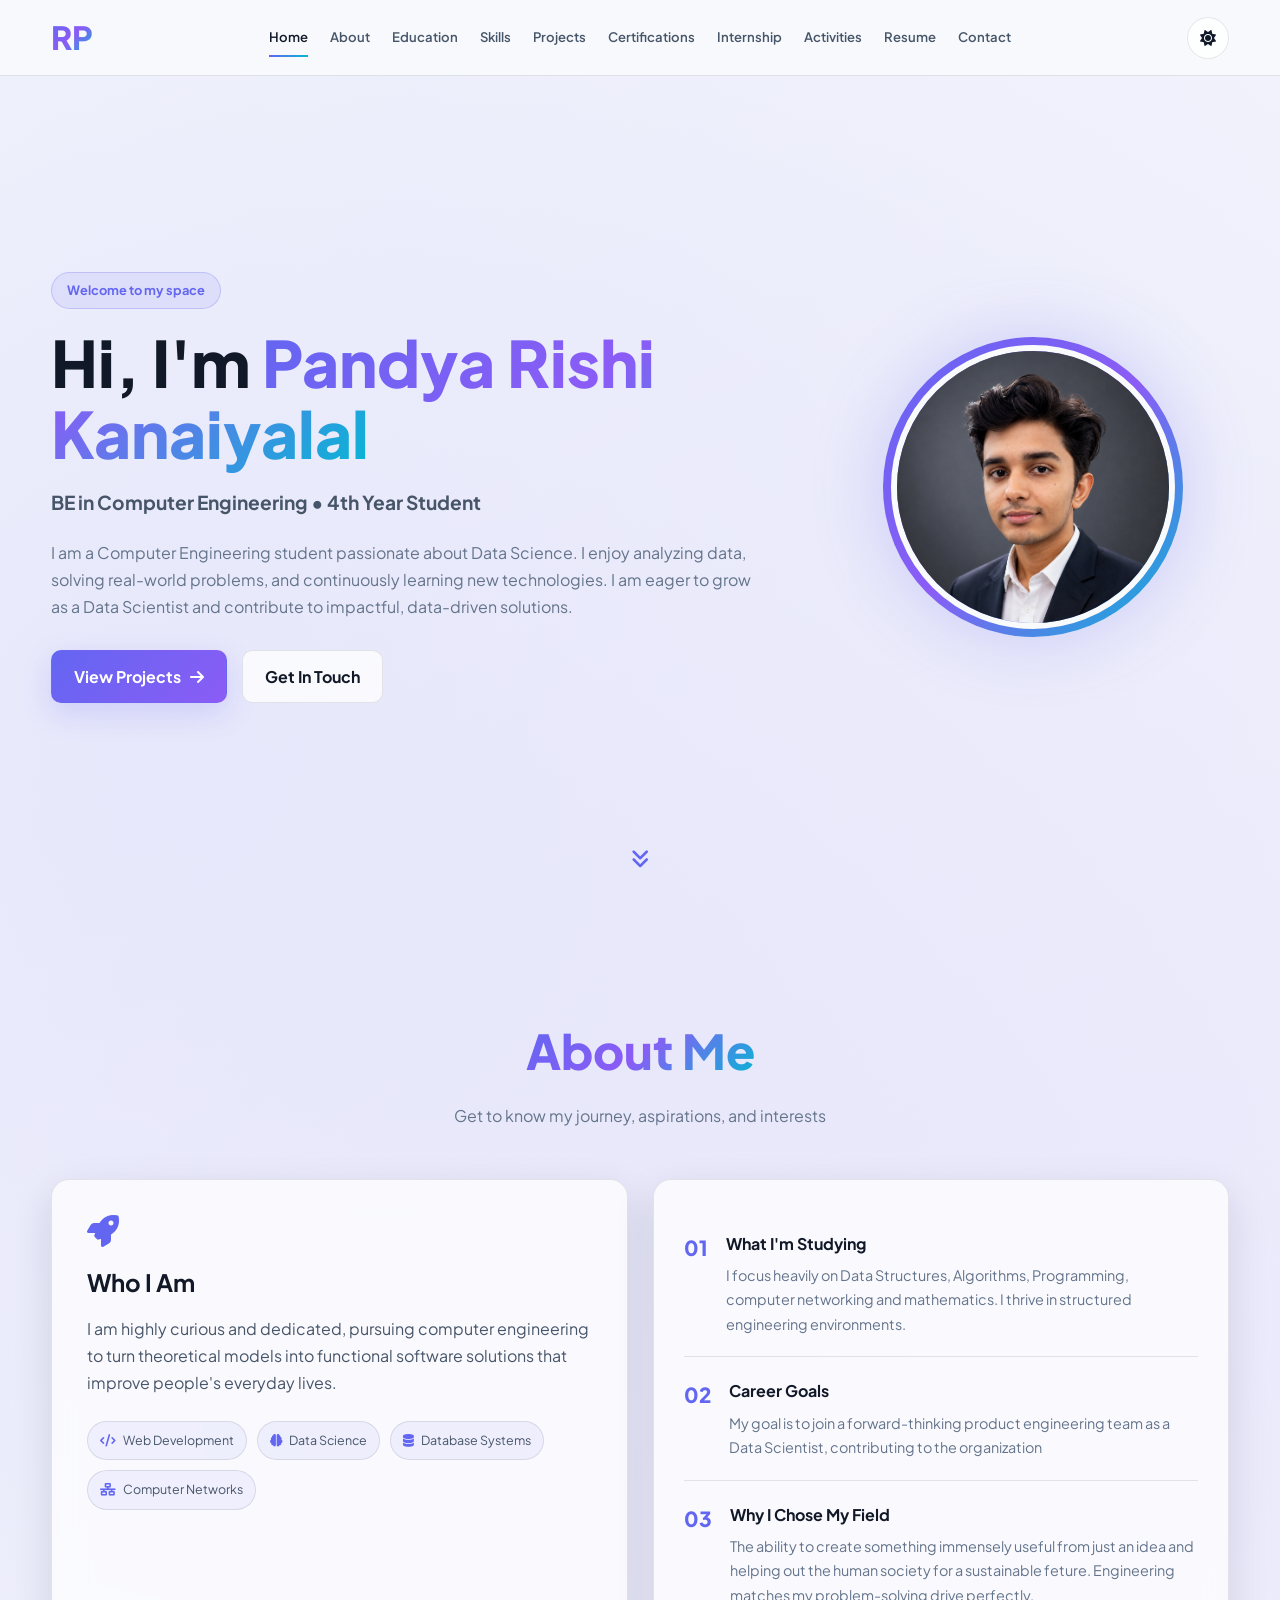
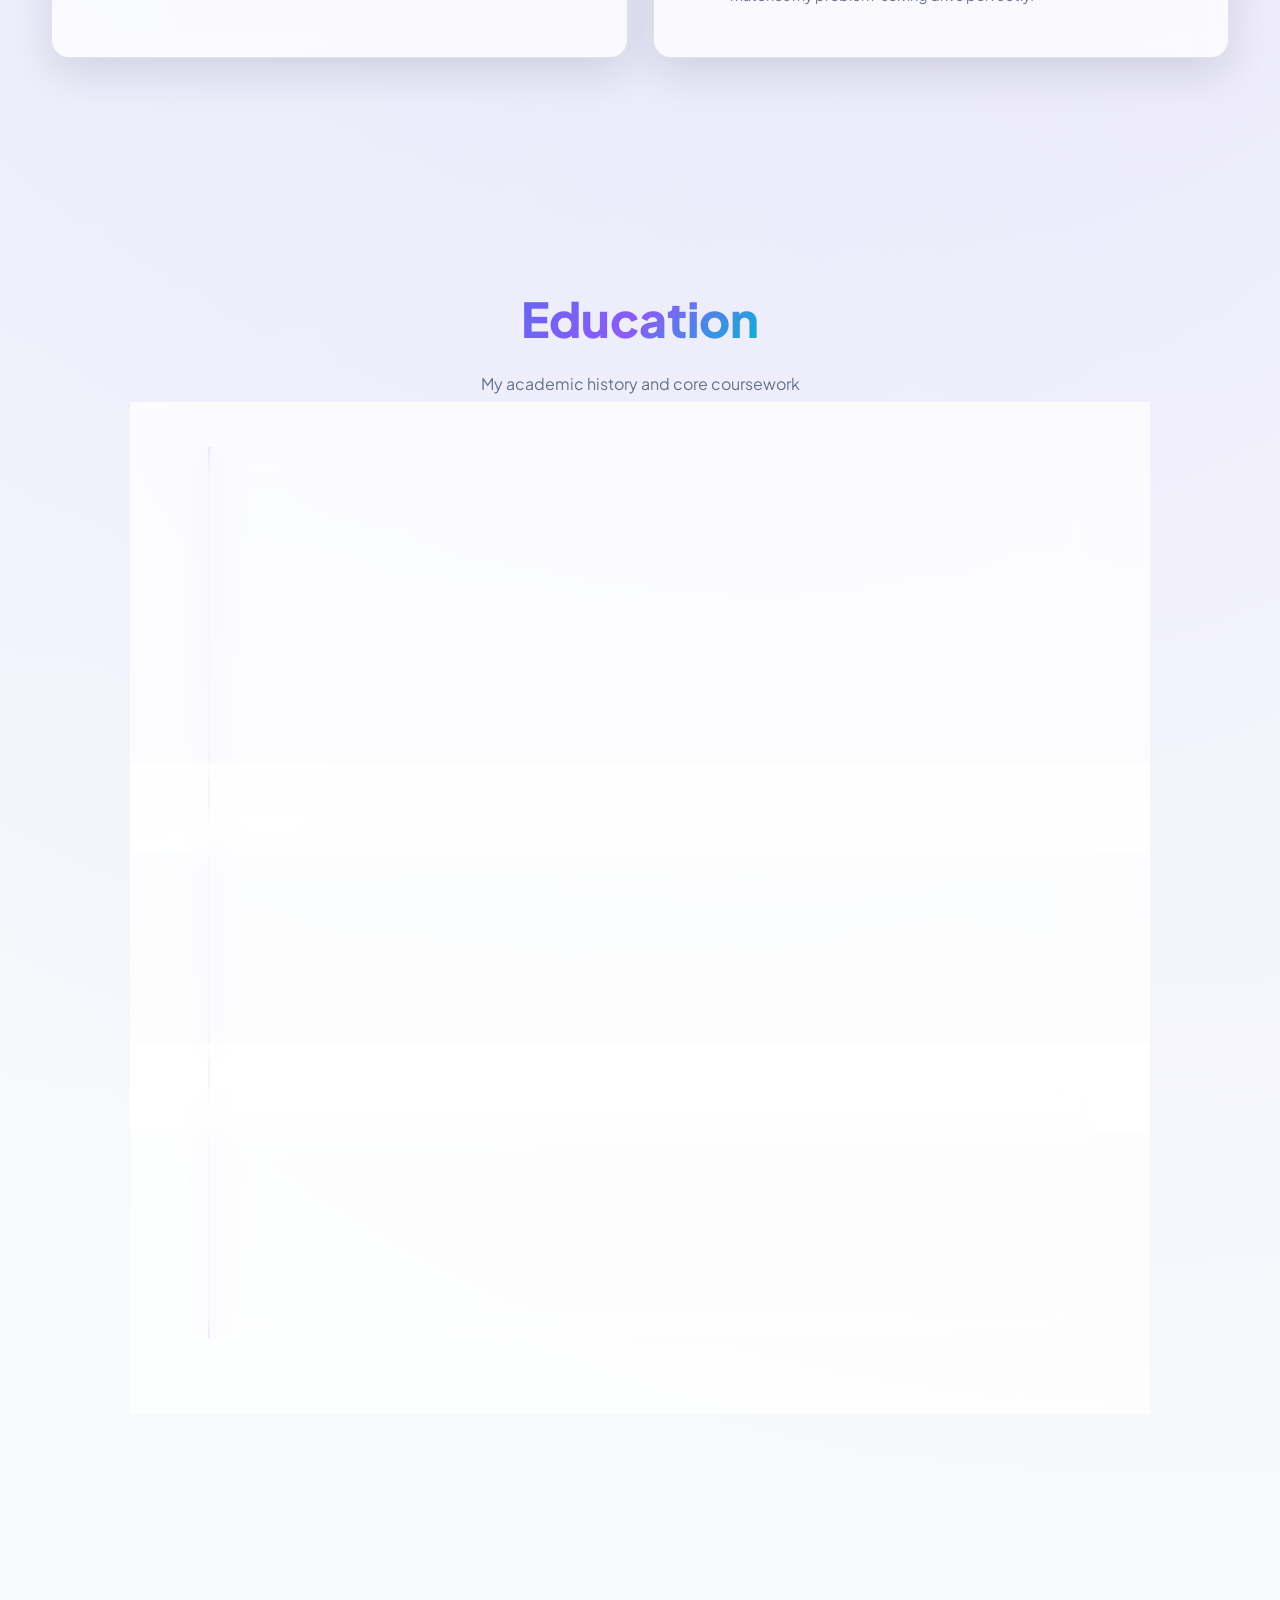
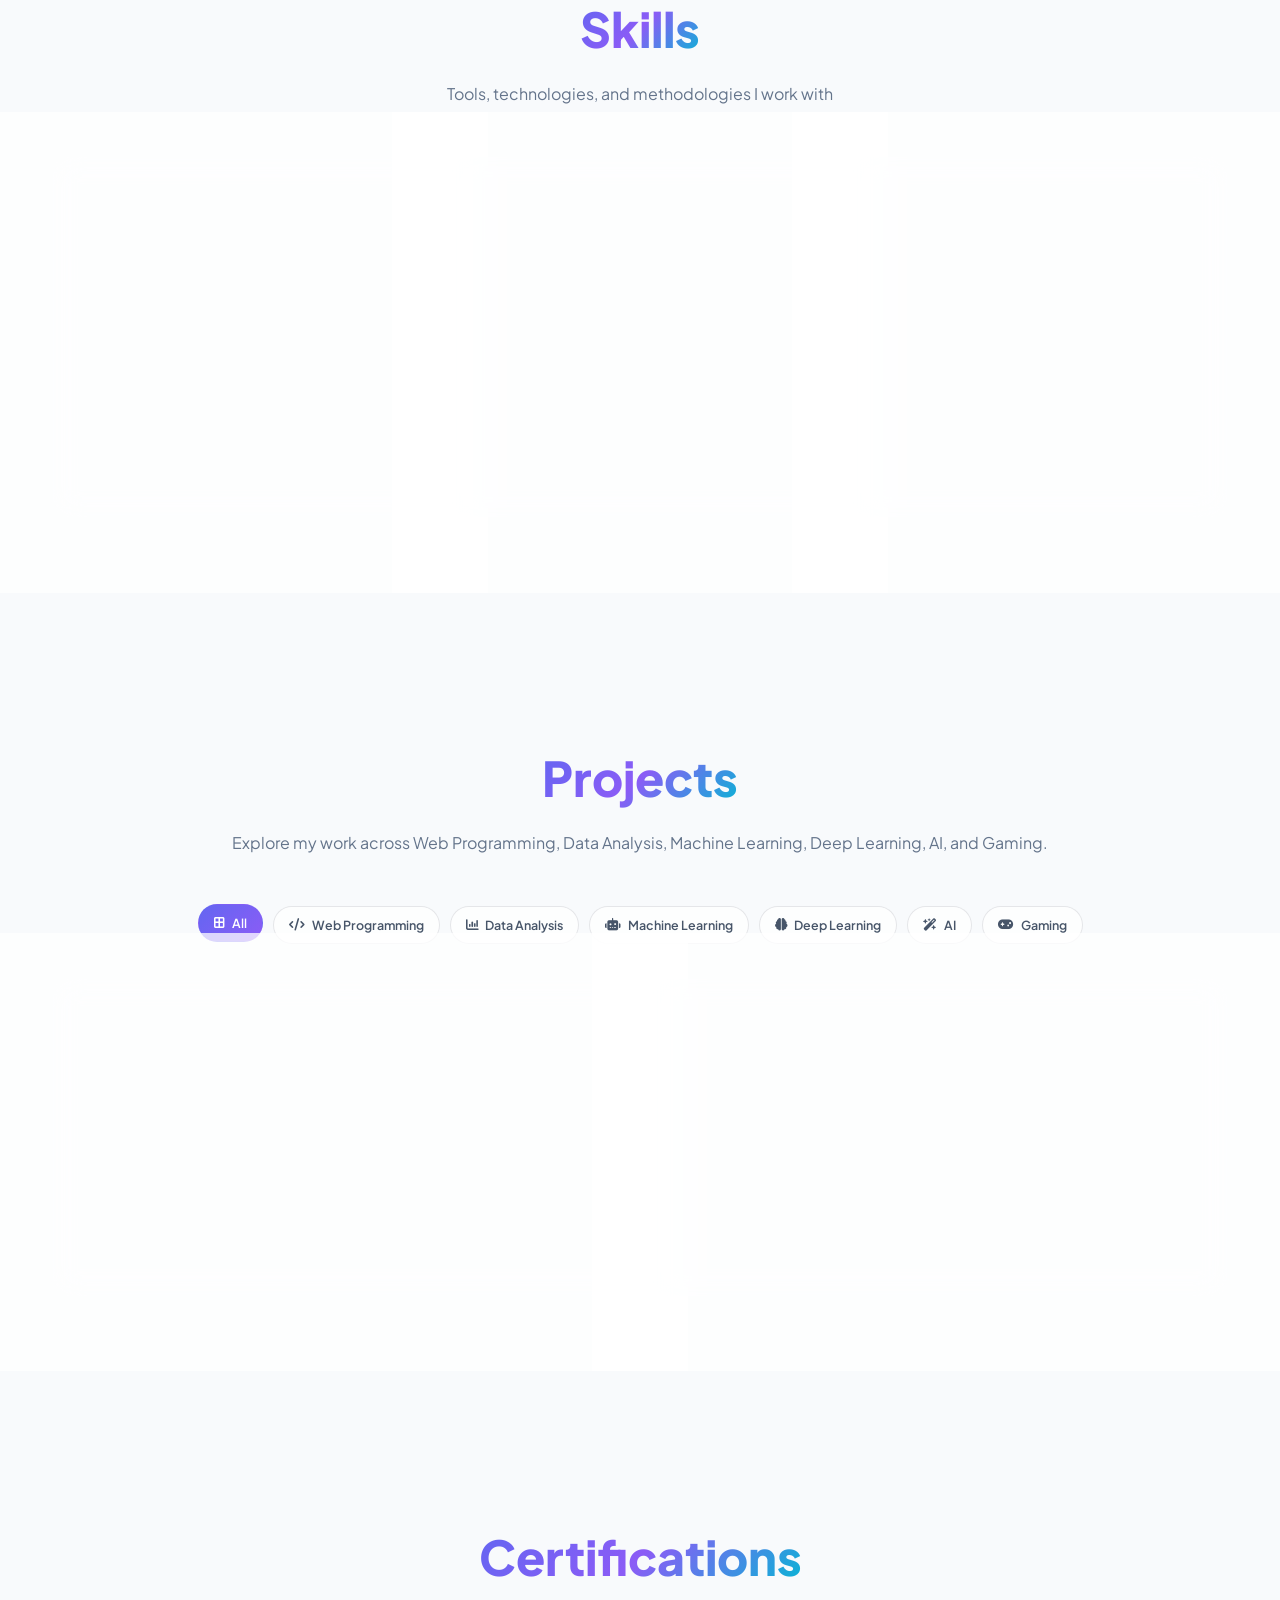
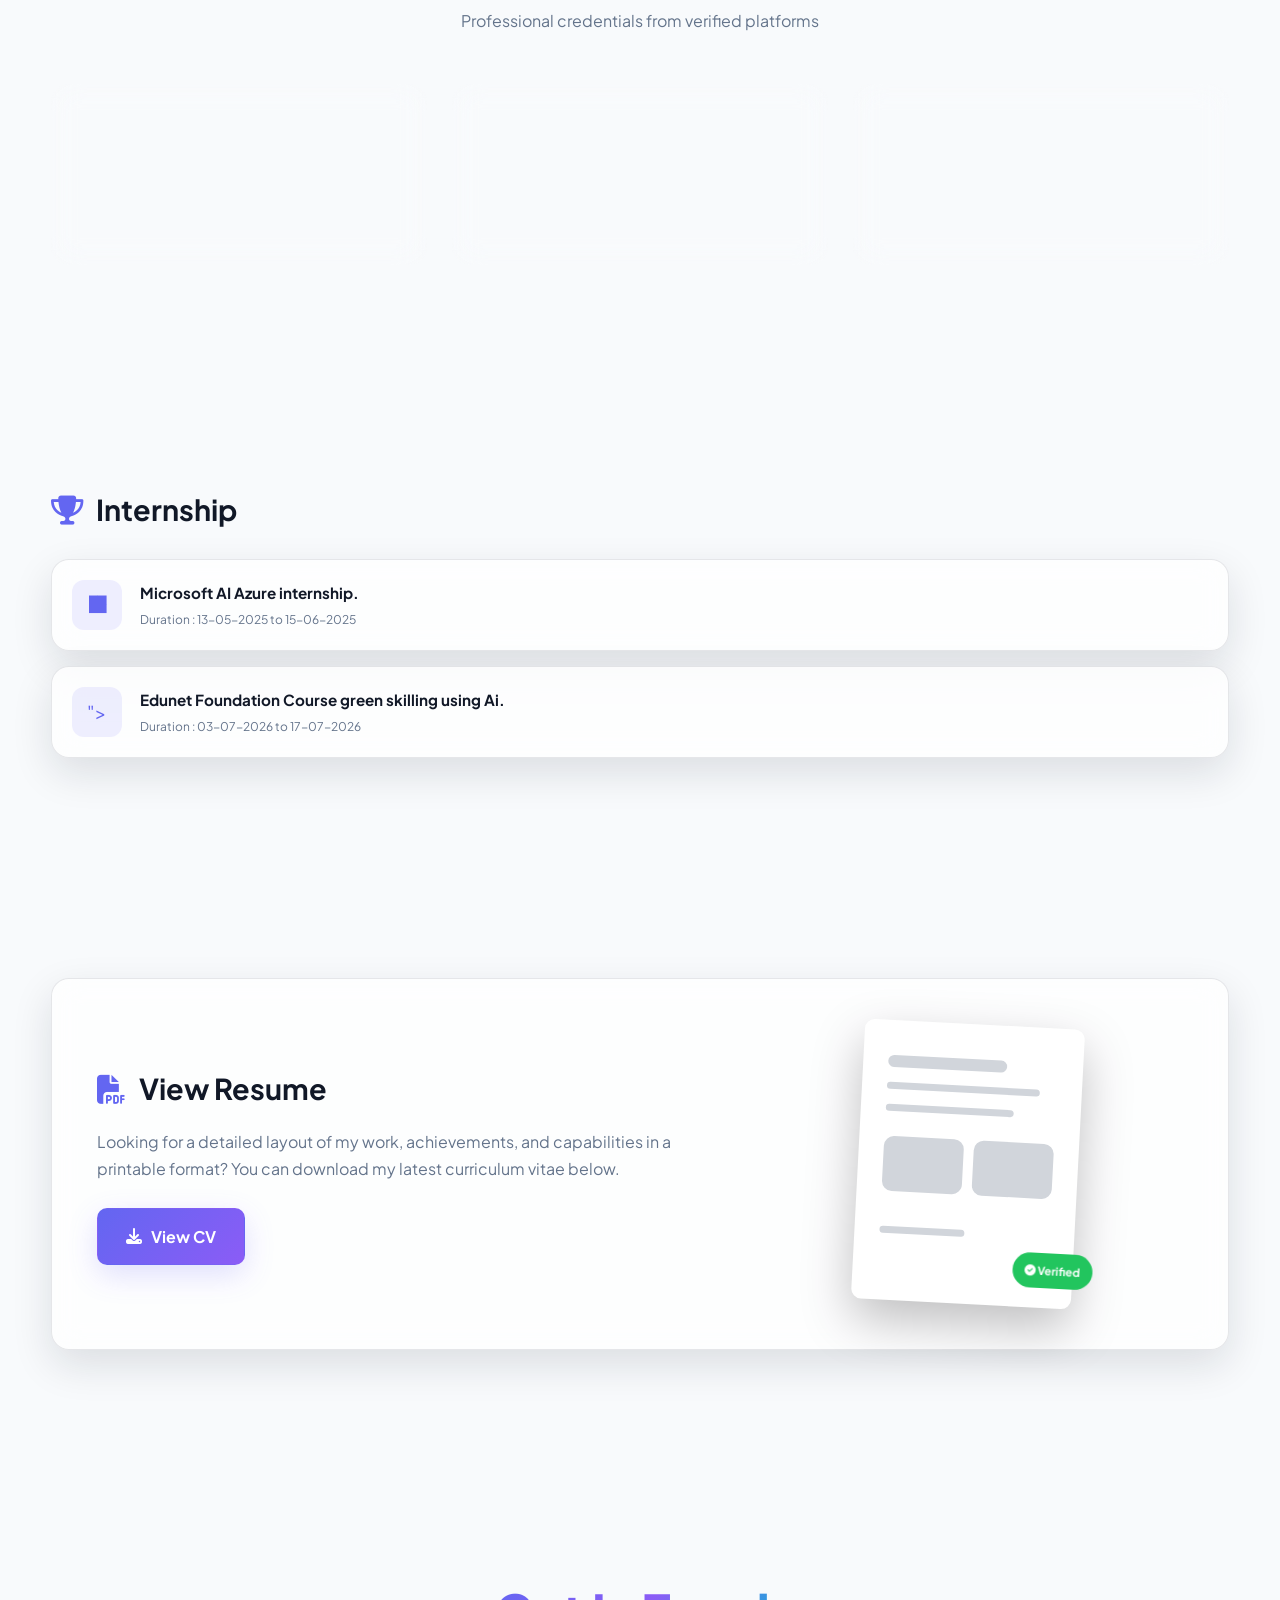
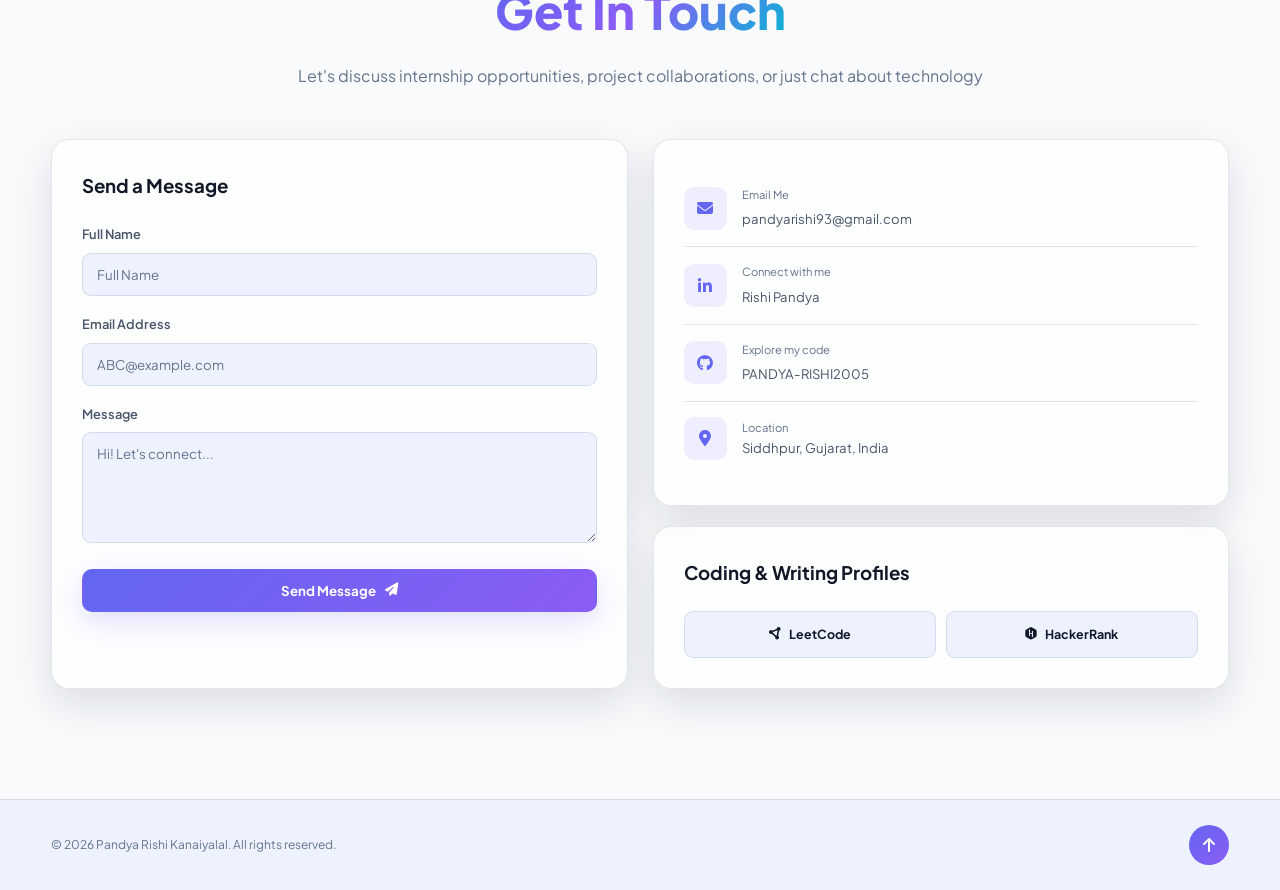
<file: index.html>
<!DOCTYPE html>
<html lang="en">
<head>
    <meta charset="UTF-8">
    <meta name="viewport" content="width=device-width, initial-scale=1.0">
    <title>Rishi Pandya | Portfolio</title>
    <link rel="icon" type="image/png" href="image/favicon.png">
    <!-- SEO Meta Tags -->
    <meta name="description" content="Professional portfolio showcasing education, technical skills, projects, certifications, and achievements.">
    <!-- Google Fonts -->
    <link rel="preconnect" href="https://fonts.googleapis.com">
    <link rel="preconnect" href="https://fonts.gstatic.com" crossorigin>
    <link href="https://fonts.googleapis.com/css2?family=Plus+Jakarta+Sans:wght@300;400;500;600;700;800&display=swap" rel="stylesheet">
    <!-- FontAwesome for Icons -->
    <link rel="stylesheet" href="https://cdnjs.cloudflare.com/ajax/libs/font-awesome/6.4.0/css/all.min.css">
    <!-- Main Stylesheet -->
    <link rel="stylesheet" href="style.css">
</head>
<body class="dark-theme">
    <!-- Custom Cursor (Subtle design touch) -->
    <div class="custom-cursor"></div>
    <div class="custom-cursor-dot"></div>
    <!-- Header & Navigation -->
    <header class="navbar">
        <div class="container nav-container">
            <a href="#home" class="logo-brand">
                <span class="gradient-text">RP</span>
            </a>
            
            <nav class="nav-links-desktop">
                <a href="#home" class="nav-link active" id="nav-home">Home</a>
                <a href="#about" class="nav-link" id="nav-about">About</a>
                <a href="#education" class="nav-link" id="nav-education">Education</a>
                <a href="#skills" class="nav-link" id="nav-skills">Skills</a>
                <a href="#projects" class="nav-link" id="nav-projects">Projects</a>
                <a href="#certificates" class="nav-link" id="nav-certificates">Certifications</a>
                <a href="#achievements" class="nav-link" id="nav-achievements">Internship</a>
                <a href="#extracurricular" class="nav-link" id="nav-extracurricular">Activities</a>
                <a href="#resume" class="nav-link" id="nav-resume">Resume</a>
                <a href="#contact" class="nav-link" id="nav-contact">Contact</a>
            </nav>
            <div class="nav-actions">
                <button id="theme-toggle-btn" class="theme-toggle-btn" aria-label="Toggle light/dark mode">
                    <i class="fa-solid fa-moon"></i>
                </button>
                <button class="mobile-nav-toggle" aria-label="Toggle Mobile Menu">
                    <span class="bar"></span>
                    <span class="bar"></span>
                    <span class="bar"></span>
                </button>
            </div>
        </div>
    </header>
    <!-- Mobile Navigation Overlay -->
    <div class="mobile-nav-overlay">
        <nav class="mobile-nav-links">
            <a href="#home" class="mobile-link">Home</a>
            <a href="#about" class="mobile-link">About</a>
            <a href="#education" class="mobile-link">Education</a>
            <a href="#skills" class="mobile-link">Skills</a>
            <a href="#projects" class="mobile-link">Projects</a>
            <a href="#certificates" class="mobile-link">Certifications</a>
            <a href="#achievements" class="mobile-link">Internship</a>
            <a href="#extracurricular" class="mobile-link">Activities</a>
            <a href="#resume" class="mobile-link">Resume</a>
            <a href="#contact" class="mobile-link">Contact</a>
        </nav>
    </div>
    <main>
        <!-- 1. Home Section -->
        <section id="home" class="hero-section">
            <div class="container hero-container">
                <div class="hero-content">
                    <div class="hero-badge">Welcome to my space</div>
                    <h1 class="hero-title">Hi, I'm <span class="gradient-text name-placeholder">Pandya Rishi Kanaiyalal</span></h1>
                    <h2 class="hero-subtitle">
                        <span class="degree-placeholder">BE in Computer Engineering</span> &bull; 
                        <span class="year-placeholder">4th Year Student</span>
                    </h2>
                    <p class="hero-description">
                        I am a Computer Engineering student passionate about Data Science. I enjoy analyzing data, solving real-world problems, and continuously learning new technologies. I am eager to grow as a Data Scientist and contribute to impactful, data-driven solutions.

                    </p>
                    <div class="hero-buttons">
                        <a href="#projects" class="btn btn-primary">View Projects <i class="fa-solid fa-arrow-right"></i></a>
                        <a href="#contact" class="btn btn-secondary">Get In Touch</a>
                    </div>
                </div>
                <div class="hero-avatar-area">
                    <div class="avatar-glow-ring">
                        <div class="avatar-image-container">
                            <img src="image/rishi image.png" alt="Professional Photo" class="avatar-img">
                        </div>
                    </div>
                </div>
            </div>
            <div class="scroll-indicator">
                <a href="#about"><i class="fa-solid fa-angles-down animated-bounce"></i></a>
            </div>
        </section>
        <!-- 2. About Me Section -->
        <section id="about" class="section about-section">
            <div class="container">
                <h2 class="section-title"><span class="gradient-text">About Me</span></h2>
                <p class="section-subtitle">Get to know my journey, aspirations, and interests</p>
                
                <div class="about-grid">
                    <div class="about-left card-glass">
                        <i class="fa-solid fa-rocket about-icon-main"></i>
                        <h3>Who I Am</h3>
                        <p>I am highly curious and dedicated, pursuing computer engineering to turn theoretical models into functional software solutions that improve people's everyday lives.</p>
                        
                        <div class="interests-tags">
                            <span class="interest-tag"><i class="fa-solid fa-code"></i> Web Development</span>
                            <span class="interest-tag"><i class="fa-solid fa-brain"></i> Data Science</span>
                            <span class="interest-tag"><i class="fa-solid fa-database"></i> Database Systems</span>
                            <span class="interest-tag"><i class="fa-solid fa-network-wired"></i> Computer Networks</span>
                        </div>
                    </div>
                    <div class="about-right">
                        <div class="about-detail-card card-glass">
                            <div class="detail-item">
                                <span class="detail-number">01</span>
                                <div class="detail-text">
                                    <h4>What I'm Studying</h4>
                                    <p>I focus heavily on Data Structures, Algorithms, Programming, computer networking and mathematics. I thrive in structured engineering environments.</p>
                                </div>
                            </div>
                            <div class="detail-item">
                                <span class="detail-number">02</span>
                                <div class="detail-text">
                                    <h4>Career Goals</h4>
                                    <p>My goal is to join a forward-thinking product engineering team as a Data Scientist, contributing to the organization </p>
                                </div>
                            </div>
                            <div class="detail-item">
                                <span class="detail-number">03</span>
                                <div class="detail-text">
                                    <h4>Why I Chose My Field</h4>
                                    <p>The ability to create something immensely useful from just an idea and helping out the human society for a sustainable feture. Engineering matches my problem-solving drive perfectly.</p>
                                </div>
                            </div>
                        </div>
                    </div>
                </div>
            </div>
        </section>
        <!-- 3. Education Section -->
        <section id="education" class="section education-section">
            <div class="container">
                <h2 class="section-title"><span class="gradient-text">Education</span></h2>
                <p class="section-subtitle">My academic history and core coursework</p>
                <div class="education-timeline">
                    <!-- Education Item 1 -->
                    <div class="timeline-item card-glass">
                        <div class="timeline-dot"></div>
                        <div class="timeline-header">
                            <span class="edu-duration">2023 - Present</span>
                            <h3 class="edu-degree">Bachelor of Engineering in Computer Engineering</h3>
                            <h4 class="edu-institution"><i class="fa-solid fa-graduation-cap"></i> Government Engineering College Palanpur</h4>
                        </div>
                        <div class="timeline-body">
                            <div class="cgpa-badge">CGPA: 9.52 / 10</div>
                            <h5>Relevant Coursework:</h5>
                            <p class="coursework-list">
                                Data Structures & Algorithms, Object-Oriented Programming, Database Management Systems, Operating Systems, Web Technologies, Software Engineering, Discrete Mathematics, Artificial intelligence, Machine learning.
                            </p>
                        </div>
                    </div>
                    <!-- Education Item 2 (Schooling) -->
                    <div class="timeline-item card-glass">
                        <div class="timeline-dot"></div>
                        <div class="timeline-header">
                            <span class="edu-duration">2021 - 2023</span>
                            <h3 class="edu-degree">Senior Secondary School (Grade XII)</h3>
                            <h4 class="edu-institution"><i class="fa-solid fa-school"></i> Lord Krishna School Of Science in Hansapur, Patan-Gujarat</h4>
                        </div>
                        <div class="timeline-body">
                            <div class="cgpa-badge">Percentage: 65.5%</div>
                            <p>Specialization in Physics, Chemistry, and Mathematics.</p>
                        </div>
                    </div>
                     <!-- Education Item 3 (Schooling) -->
                    <div class="timeline-item card-glass">
                        <div class="timeline-dot"></div>
                        <div class="timeline-header">
                            <span class="edu-duration">2019 - 2021</span>
                            <h3 class="edu-degree">Secondary School (Grade X)</h3>
                            <h4 class="edu-institution"><i class="fa-solid fa-school"></i> Shri R.B.Patel Swaminarayan Madhyamik Shala in Madhav Nagar, Sidhpur </h4>
                        </div>
                        <div class="timeline-body">
                            <div class="cgpa-badge">Percentage: 92%</div>
                            <p>Specialization for Student growth in acadamics, arts and sports. </p>
                        </div>
                    </div>
                </div>
            </div>
        </section>
        <!-- 4. Skills Section -->
        <section id="skills" class="section skills-section">
            <div class="container">
                <h2 class="section-title"><span class="gradient-text">Skills</span></h2>
                <p class="section-subtitle">Tools, technologies, and methodologies I work with</p>
                <div class="skills-grid">
                    <!-- Technical Skills -->
                    <div class="skills-category-card card-glass">
                        <h3 class="skills-cat-title"><i class="fa-solid fa-laptop-code"></i> Technical Skills</h3>
                        <div class="skills-list">
                            <div class="skill-pill"><i class="fa-solid fa-square-h"></i> C/C++</div>
                            <div class="skill-pill"><i class="fa-brands fa-python"></i> Python</div>
                            <div class="skill-pill"><i class="fa-brands fa-java"></i> Java</div>
                            <div class="skill-pill"><i class="fa-brands fa-html5"></i> HTML5</div>
                            <div class="skill-pill"><i class="fa-brands fa-css3-alt"></i> CSS3</div>
                            <div class="skill-pill"><i class="fa-brands fa-js"></i> JavaScript</div>
                            <div class="skill-pill"><i class="fa-brands fa-php"></i> PHP</div>
                            <div class="skill-pill"><i class="fa-solid fa-database"></i> SQL</div>
                             <div class="skill-pill"><i class="fa-solid fa-database"></i> MongoDB </div>
                        </div>
                    </div>
                    <!-- Tools -->
                    <div class="skills-category-card card-glass">
                        <h3 class="skills-cat-title"><i class="fa-solid fa-screwdriver-wrench"></i> Tools & Platforms</h3>
                        <div class="skills-list">
                            <div class="skill-pill"><i class="fa-brands fa-git-alt"></i> Git</div>
                            <div class="skill-pill"><i class="fa-brands fa-github"></i> GitHub</div>
                            <div class="skill-pill"><i class="fa-solid fa-code"></i> VS Code</div>
                            <div class="skill-pill"><i class="fa-solid fa-code"></i> Eclips IDE</div>
                            <div class="skill-pill"><i class="fa-solid fa-terminal"></i> Jupyter notebook</div>
                            <div class="skill-pill"><i class="fa-solid fa-database"></i> MySQL</div>
                            <div class="skill-pill"><i class="fa-solid fa-file-excel"></i> Excel</div>
                            <div class="skill-pill"><i class="fa-brands fa-chart-bar"></i> Power BI</div>
                            <div class="skill-pill"><i class="fa-solid fa-chart-line"></i> Tablue</div>
                            <div class="skill-pill"><i class="fa-solid fa-laptop-code"></i> Google Antigravity IDE</div>
                            <div class="skill-pill"><i class="fa-solid fa-laptop-code"></i> Kaggle</div>
                            
                            
                        </div>
                    </div>
                    <!-- Soft Skills -->
                    <div class="skills-category-card card-glass">
                        <h3 class="skills-cat-title"><i class="fa-solid fa-people-group"></i> Soft Skills</h3>
                        <div class="skills-list">
                            <div class="skill-pill"><i class="fa-solid fa-users"></i> Teamwork</div>
                            <div class="skill-pill"><i class="fa-solid fa-comments"></i> Communication</div>
                            <div class="skill-pill"><i class="fa-solid fa-award"></i> Leadership</div>
                            <div class="skill-pill"><i class="fa-solid fa-lightbulb"></i> Problem Solving</div>
                            <div class="skill-pill"><i class="fa-solid fa-business-time"></i> Time Management</div>
                        </div>
                    </div>
                </div>
            </div>
        </section>
      <!-- 5. Projects Section -->
<section id="projects" class="section projects-section">

    <div class="container">

        <h2 class="section-title">
            <span class="gradient-text">Projects</span>
        </h2>

        <p class="section-subtitle">
            Explore my work across Web Programming, Data Analysis,
            Machine Learning, Deep Learning, AI, and Gaming.
        </p>

        <!-- Project Category Filters -->
        <div class="project-filters">

            <button class="filter-btn active" data-filter="all">
                <i class="fa-solid fa-border-all"></i>
                All
            </button>

            <button class="filter-btn" data-filter="web">
                <i class="fa-solid fa-code"></i>
                Web Programming
            </button>

            <button class="filter-btn" data-filter="data-analysis">
                <i class="fa-solid fa-chart-column"></i>
                Data Analysis
            </button>

            <button class="filter-btn" data-filter="machine-learning">
                <i class="fa-solid fa-robot"></i>
                Machine Learning
            </button>

            <button class="filter-btn" data-filter="deep-learning">
                <i class="fa-solid fa-brain"></i>
                Deep Learning
            </button>

            <button class="filter-btn" data-filter="ai">
                <i class="fa-solid fa-wand-magic-sparkles"></i>
                AI
            </button>

            <button class="filter-btn" data-filter="gaming">
                <i class="fa-solid fa-gamepad"></i>
                Gaming
            </button>

        </div>

        <!-- Projects Display Area -->
        <div id="projects-grid" class="projects-grid">
        </div>

    </div>

</section>
        <!-- 6. Certifications Section -->
        <section id="certificates" class="section certificates-section">
            <div class="container">
                <h2 class="section-title"><span class="gradient-text">Certifications</span></h2>
                <p class="section-subtitle">Professional credentials from verified platforms</p>
                <div class="certificates-grid">
                    <!-- Coursera -->
                    <div class="certificate-card card-glass">
                        <div class="cert-icon-wrapper coursera"><i class="fa-solid fa-brain"></i></div>
                        <div class="cert-info">
                            <h3>Artificial Intelligence Fundamentals</h3>
                            <p class="cert-issuer">IBM SkillsBuild</p>
                            <p class="cert-date">Issued: Jun 2025</p>
                            <a href="https://www.credly.com/earner/earned/badge/2e26e6b0-14e1-4987-bf5d-80947a971040" class="cert-link"><i class="fa-solid fa-arrow-up-right-from-square"></i> View Credential</a>
                        </div>
                    </div>
                    <!-- Udemy -->
                    <div class="certificate-card card-glass">
                        <div class="cert-icon-wrapper udemy"><i class="fa-solid fa-certificate"></i></div>
                        <div class="cert-info">
                            <h3>Data Fundamentals</h3>
                            <p class="cert-issuer">IBM SkillsBuild</p>
                            <p class="cert-date">Issued: Feb 2026</p>
                            <a href="https://www.credly.com/earner/earned/badge/2bb4996f-7508-481a-8319-ec65024b2cc1" class="cert-link"><i class="fa-solid fa-arrow-up-right-from-square"></i> View Credential</a>
                        </div>
                    </div>
                    <!-- freeCodeCamp -->
                    <div class="certificate-card card-glass">
                        <div class="cert-icon-wrapper fcc"><i class="fa-solid fa-database"></i></div>
                        <div class="cert-info">
                            <h3>Getting Started with Data</h3>
                            <p class="cert-issuer">IBM SkillsBuild</p>
                            <p class="cert-date">Issued: Jul 2026</p>
                            <a href="https://www.credly.com/earner/earned/badge/80eeaf69-d939-4d1d-9acb-6f51f4c293ad" class="cert-link"><i class="fa-solid fa-arrow-up-right-from-square"></i> View Credential</a>
                        </div>
                    </div>
                
                </div>
            </div>
        </section>
        <!-- 7. internship  -->
        <section id="achievements" class="section achievements-section">
            <div class="container">
                <div class="grid-two-columns">
                    <!-- Achievements Column -->
                    <div class="achievements-column">
                        <h2 class="section-title-left"><i class="fa-solid fa-trophy gradient-icon"></i> Internship </h2>
                        <div class="list-cards">
                            <div class="item-card card-glass">
                                <div class="item-icon-box"><i class="fa-solid fa-brands fa-microsoft"></i></div>
                                <div class="item-details">
                                    <h4>Microsoft AI Azure internship.</h4>
                                    <p>Duration : 13-05-2025 to 15-06-2025</p>
                                </div>
                            </div>
                          <div class="item-card card-glass">
                                <div class="item-icon-box"><i class="<i class="fa-solid fa-certificate"></i>"></i></div>
                                <div class="item-details">
                                    <h4>Edunet Foundation Course green skilling using Ai.</h4>
                                    <p>Duration : 03-07-2026 to 17-07-2026</p>
                                </div>
                            </div>    
                        </div>
                    </div>
                    <!-- Extracurricular Activities Column -->
                </div>
            </div>
        </section>
        <!-- 8. Resume Section -->
        <section id="resume" class="section resume-section">
            <div class="container">
                <div class="resume-cta-card card-glass">
                    <div class="resume-cta-content">
                        <h2 class="resume-title"><i class="fa-solid fa-file-pdf"></i> View Resume</h2>
                        <p>Looking for a detailed layout of my work, achievements, and capabilities in a printable format? You can download my latest curriculum vitae below.</p>
                        <div class="resume-actions">
                            <a href="Resume.pdf" download class="btn btn-primary btn-large">
                                <i class="fa-solid fa-download"></i> View CV 
                            </a>
                        </div>
                    </div>
                    <div class="resume-cta-graphic">
                        <div class="mock-document">
                            <div class="line title-line"></div>
                            <div class="line body-line-1"></div>
                            <div class="line body-line-2"></div>
                            <div class="grid-lines">
                                <div class="line grid-line"></div>
                                <div class="line grid-line"></div>
                            </div>
                            <div class="line footer-line"></div>
                            <div class="document-badge"><i class="fa-solid fa-circle-check"></i> Verified</div>
                        </div>
                    </div>
                </div>
            </div>
        </section>
        <!-- 9. Contact & Bonus Profiles -->
        <section id="contact" class="section contact-section">
            <div class="container">
                <h2 class="section-title"><span class="gradient-text">Get In Touch</span></h2>
                <p class="section-subtitle">Let's discuss internship opportunities, project collaborations, or just chat about technology</p>
                <div class="contact-grid">
                    <!-- Contact Form Card -->
                    <div class="contact-form-card card-glass">
                        <h3>Send a Message</h3>
                        <form id="contact-form" class="contact-form">
                            <div class="form-group">
                                <label for="name">Full Name</label>
                                <input type="text" id="name" name="name" required placeholder="Full Name">
                            </div>
                            <div class="form-group">
                                <label for="email">Email Address</label>
                                <input type="email" id="email" name="email" required placeholder="ABC@example.com">
                            </div>
                            <div class="form-group">
                                <label for="message">Message</label>
                                <textarea id="message" name="message" rows="5" required placeholder="Hi! Let's connect..."></textarea>
                            </div>
                            <button type="submit" class="btn btn-primary btn-full">
                                Send Message <i class="fa-solid fa-paper-plane"></i>
                            </button>
                        </form>
                    </div>
                    <!-- Contact Details & Social Profiles -->
                    <div class="contact-details-panel">
                        <!-- Direct Details -->
                        <div class="details-card card-glass">
                            <div class="contact-method">
                                <div class="method-icon"><i class="fa-solid fa-envelope"></i></div>
                                <div class="method-info">
                                    <span>Email Me</span>
                                    <a href="mailto:pandyarishi93@gmail.com">pandyarishi93@gmail.com</a>
                                </div>
                            </div>
                            
                            <div class="contact-method">
                                <div class="method-icon"><i class="fa-brands fa-linkedin-in"></i></div>
                                <div class="method-info">
                                    <span>Connect with me</span>
                                    <a href="https://www.linkedin.com/in/gj-cp-gecpl-2027-025-rishi/" target="_blank">Rishi Pandya</a>
                                </div>
                            </div>
                            <div class="contact-method">
                                <div class="method-icon"><i class="fa-brands fa-github"></i></div>
                                <div class="method-info">
                                    <span>Explore my code</span>
                                    <a href="https://github.com/PANDYA-RISHI2005" target="_blank">PANDYA-RISHI2005</a>
                                </div>
                            </div>
                            <div class="contact-method">
                                <div class="method-icon"><i class="fa-solid fa-location-dot"></i></div>
                                <div class="method-info">
                                    <span>Location</span>
                                    <p>Siddhpur, Gujarat, India</p>
                                </div>
                            </div>
                        </div>
                        <!-- Coding Profiles & Bonus Area -->
                        <div class="profiles-card card-glass">
                            <h3>Coding & Writing Profiles</h3>
                            <div class="profiles-grid-small">
                                <a href="https://leetcode.com/u/Rishi_Pandya/" target="_blank" class="profile-item-btn">
                                    <i class="fa-solid fa-circle-nodes"></i> LeetCode
                                </a>
                                <a href="https://www.hackerrank.com/profile/pandyarishi93" target="_blank" class="profile-item-btn">
                                    <i class="fa-brands fa-hackerrank"></i> HackerRank
                                </a>
                            </div>
                        </div>
                    </div>
                </div>
            </div>
        </section>
    </main>
    <!-- Footer -->
    <footer class="footer">
        <div class="container footer-container">
            <div class="footer-left">
                <p>&copy; 2026 <span class="name-placeholder">Pandya Rishi Kanaiyalal</span>. All rights reserved.</p>
            </div>
            <div class="footer-right">
                <a href="#home" class="back-to-top-btn" aria-label="Back to Top">
                    <i class="fa-solid fa-arrow-up"></i>
                </a>
            </div>
        </div>
    </footer>
    <!-- Toast notification element for forms -->
    <div id="toast" class="toast">
        <div class="toast-content">
            <i class="fa-solid fa-circle-check toast-icon"></i>
            <div class="toast-message">Message sent successfully!</div>
        </div>
    </div>
    <!-- Script file -->
    <script src="logic.js"></script>
</body>
</html>
</file>
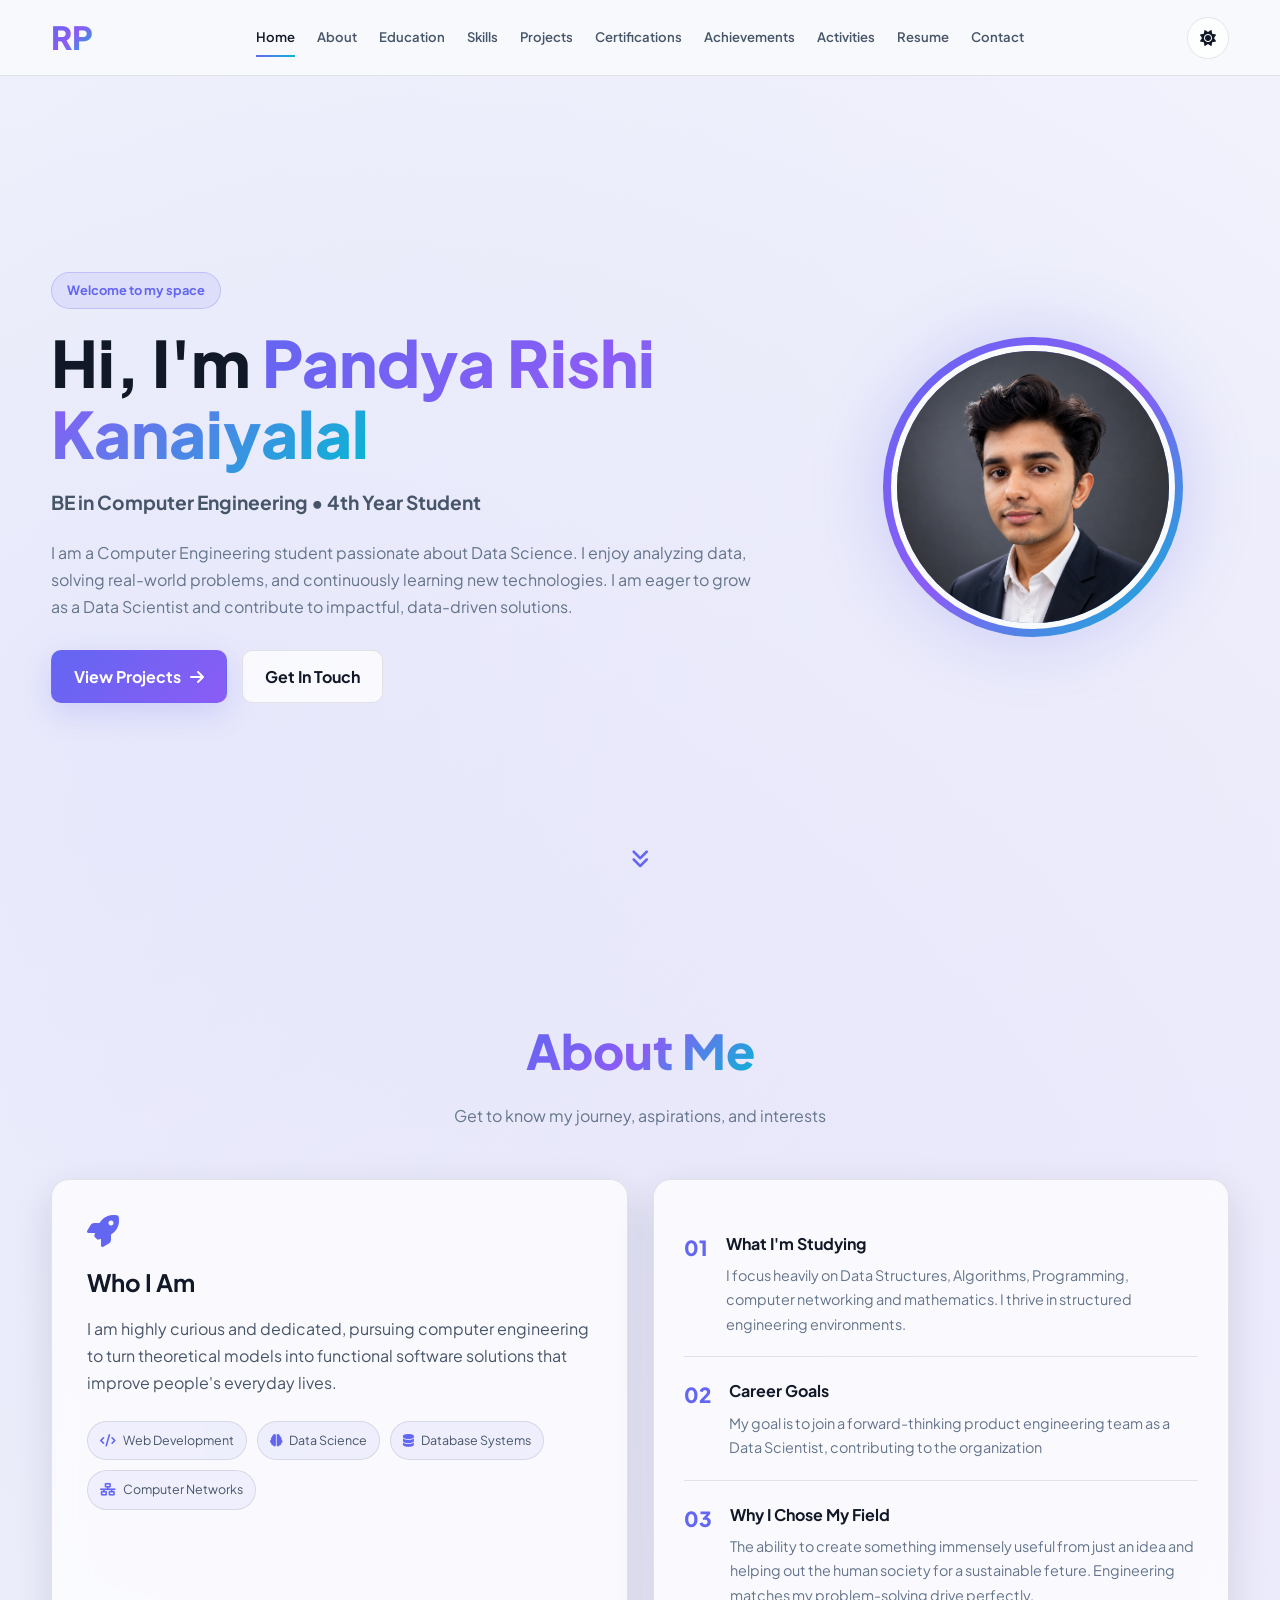
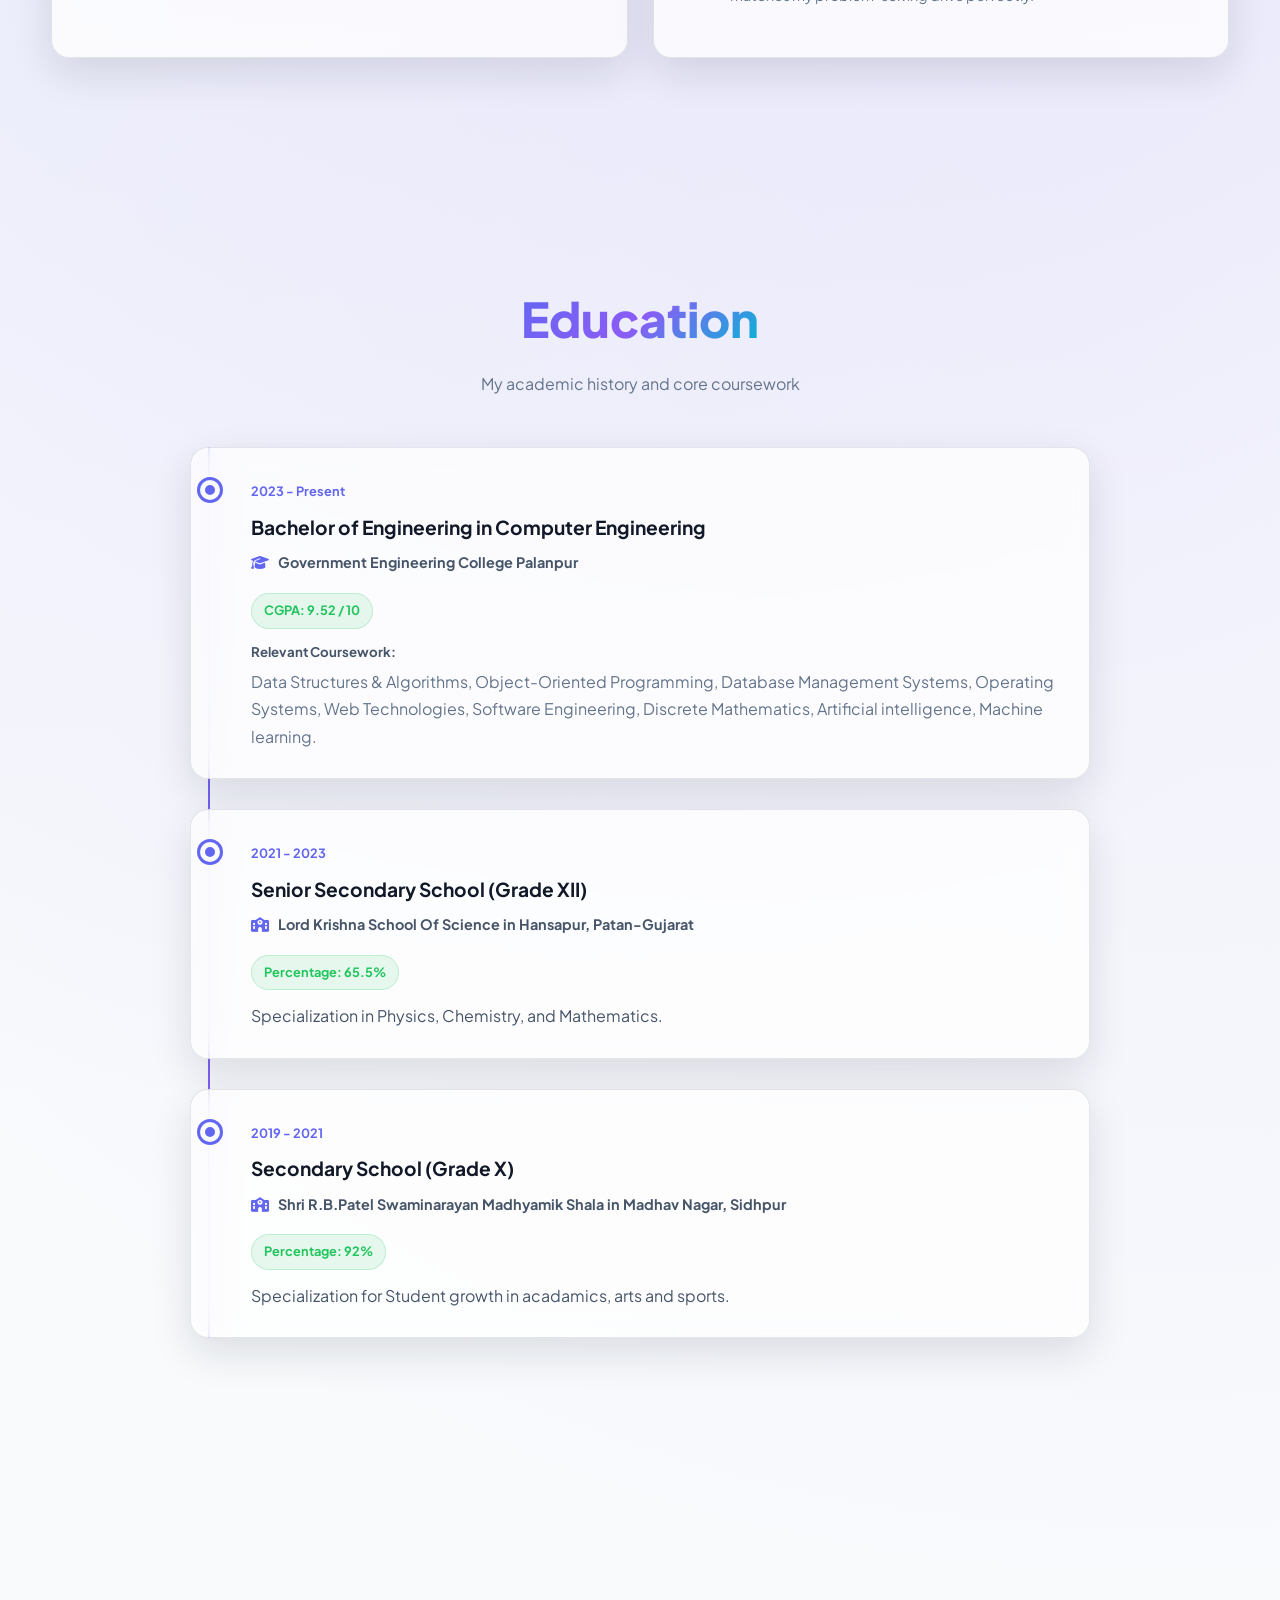
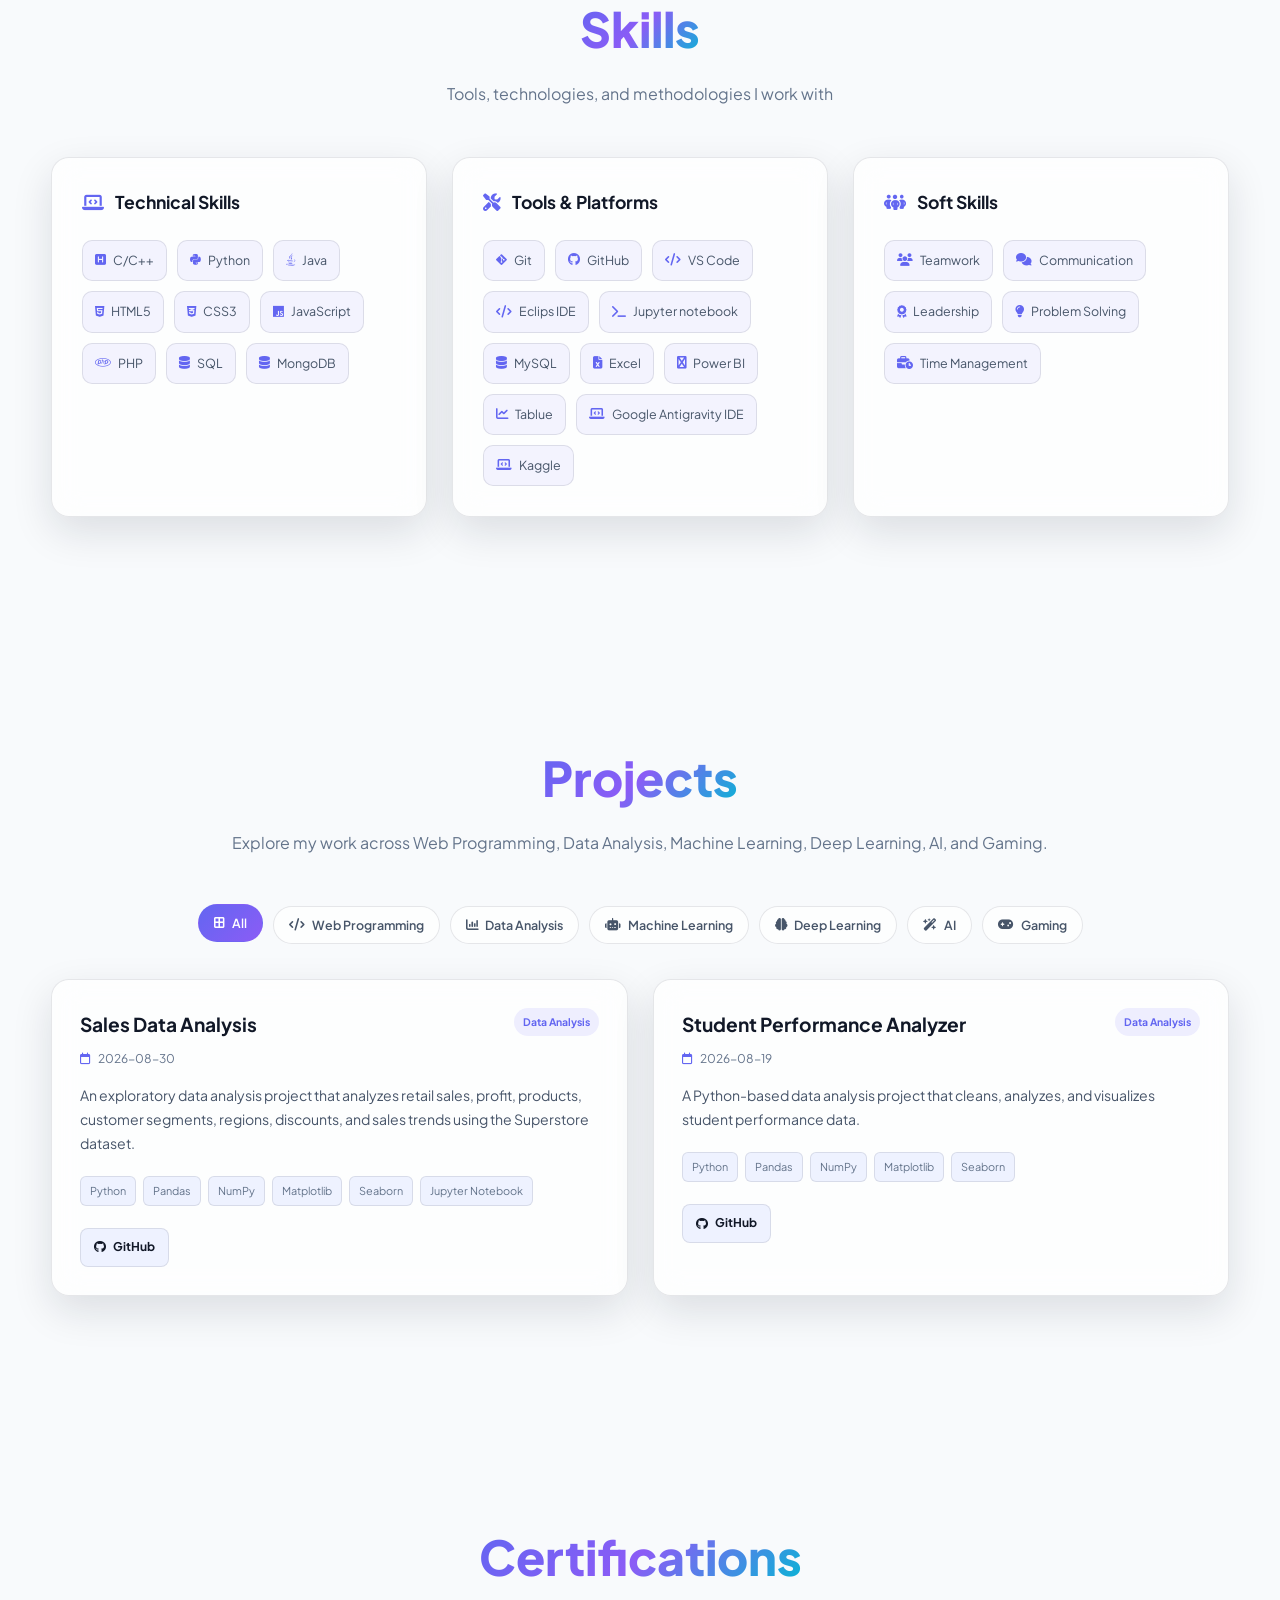
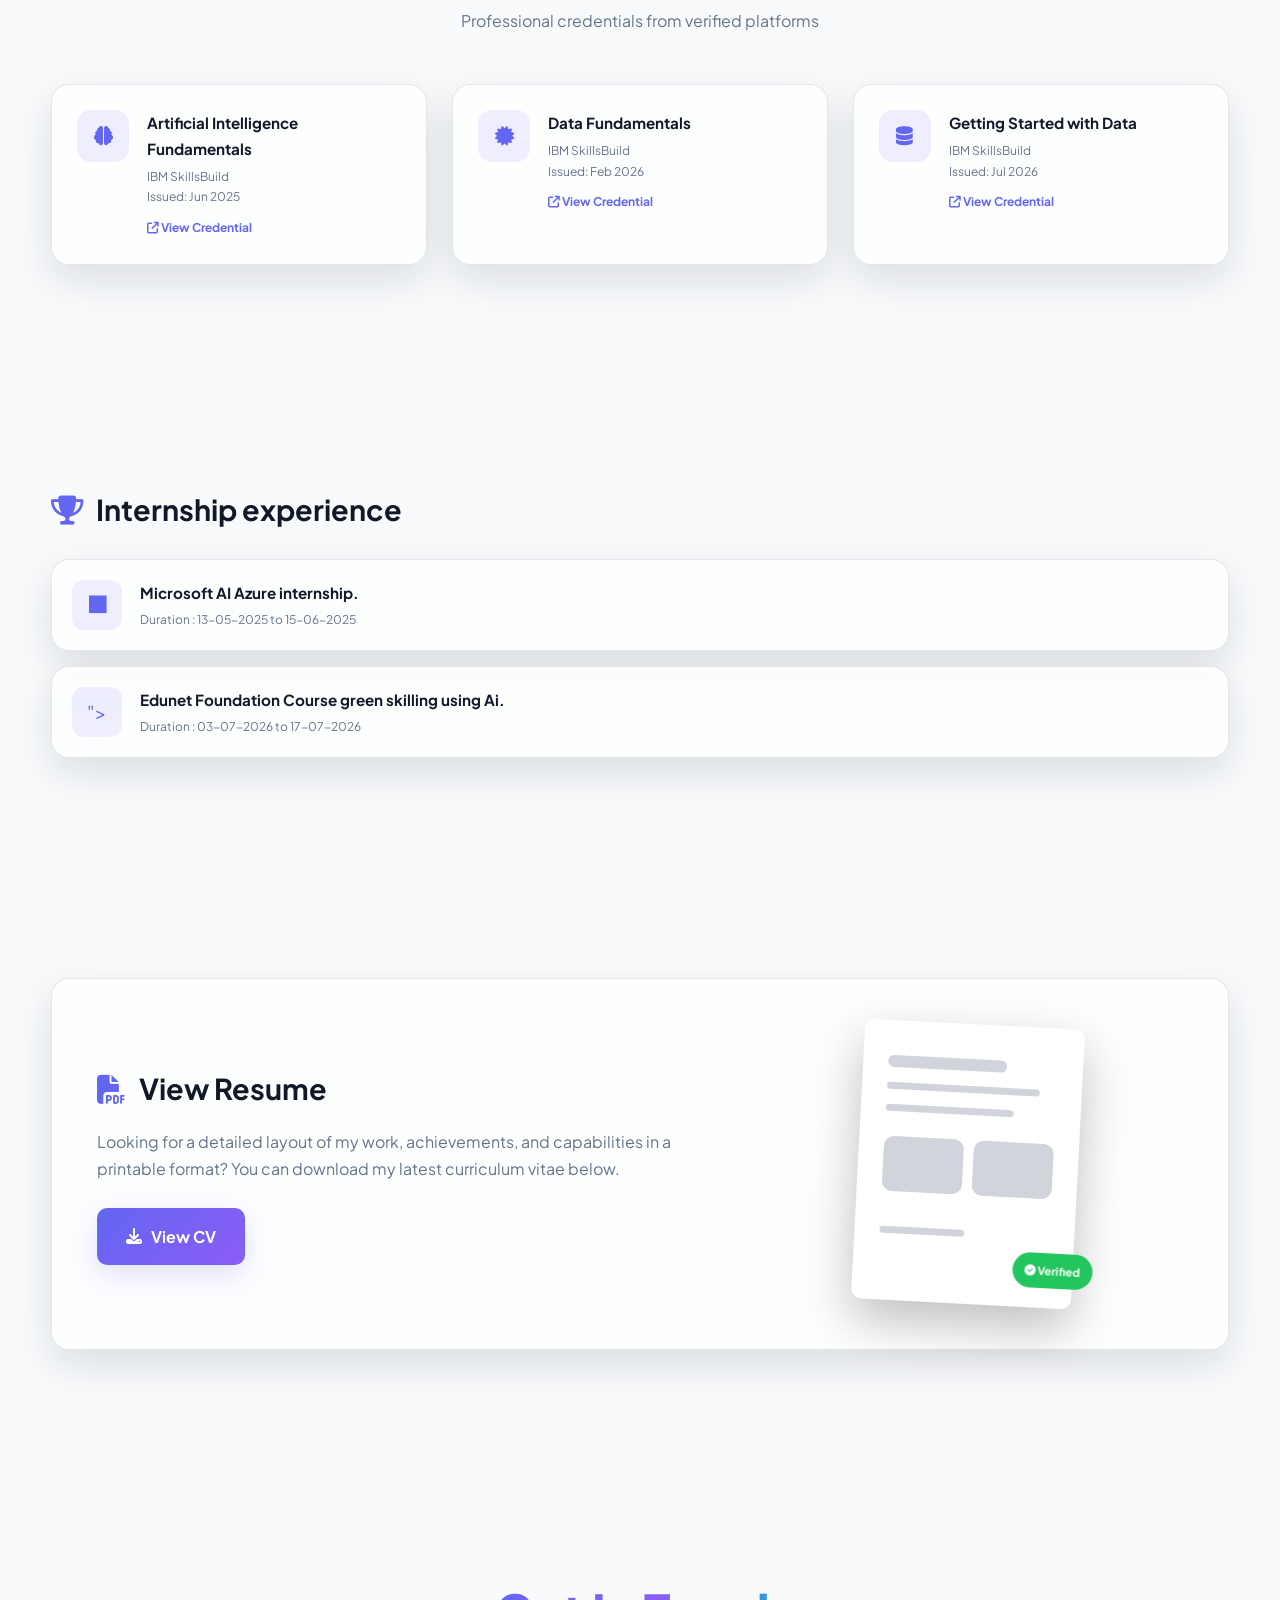
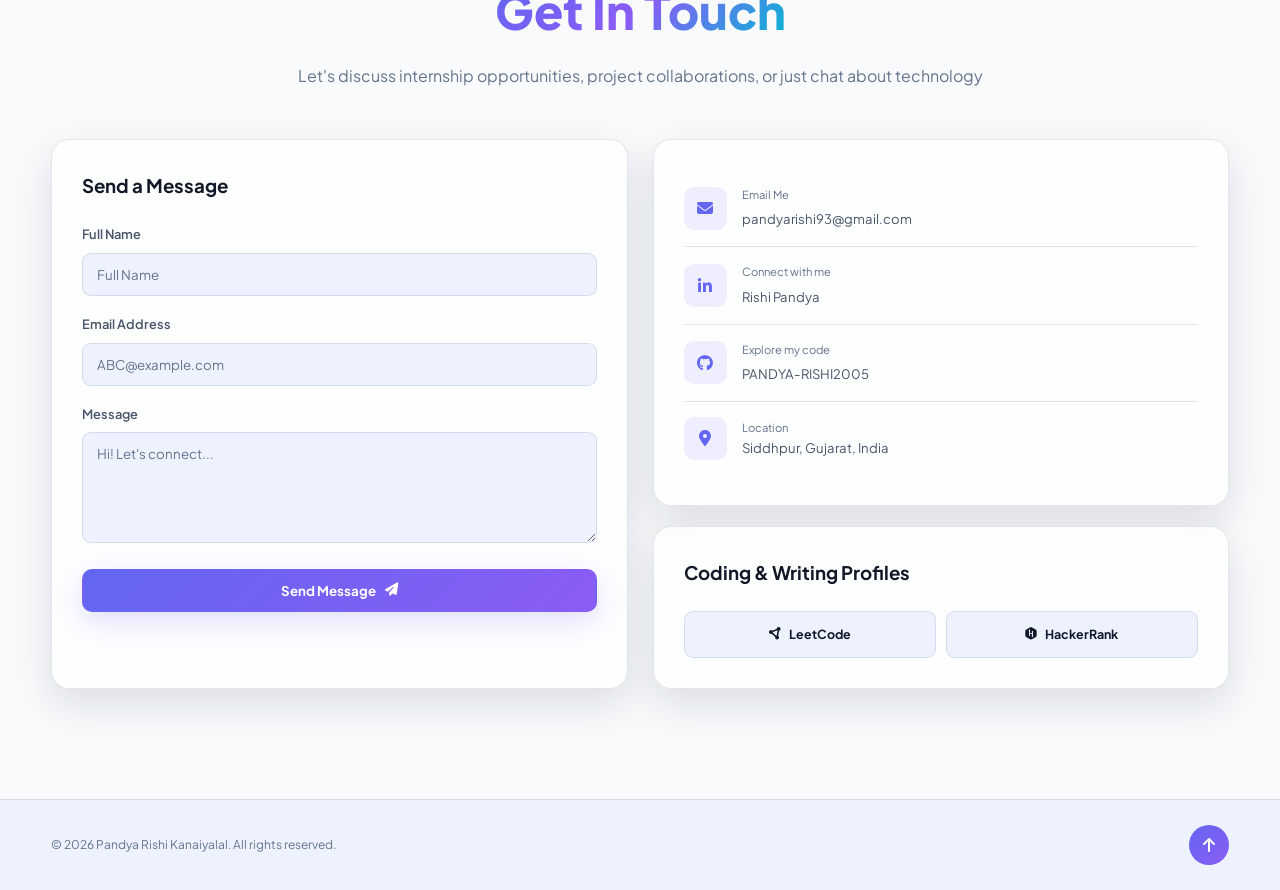
<file: hypertext.html>
<!DOCTYPE html>
<html lang="en">
<head>
    <meta charset="UTF-8">
    <meta name="viewport" content="width=device-width, initial-scale=1.0">
    <title>Rishi Pandya | Portfolio</title>
    <link rel="icon" type="image/png" href="image/favicon.png">
    <!-- SEO Meta Tags -->
    <meta name="description" content="Professional portfolio showcasing education, technical skills, projects, certifications, and achievements.">
    <!-- Google Fonts -->
    <link rel="preconnect" href="https://fonts.googleapis.com">
    <link rel="preconnect" href="https://fonts.gstatic.com" crossorigin>
    <link href="https://fonts.googleapis.com/css2?family=Plus+Jakarta+Sans:wght@300;400;500;600;700;800&display=swap" rel="stylesheet">
    <!-- FontAwesome for Icons -->
    <link rel="stylesheet" href="https://cdnjs.cloudflare.com/ajax/libs/font-awesome/6.4.0/css/all.min.css">
    <!-- Main Stylesheet -->
    <link rel="stylesheet" href="style.css">
</head>
<body class="dark-theme">
    <!-- Custom Cursor (Subtle design touch) -->
    <div class="custom-cursor"></div>
    <div class="custom-cursor-dot"></div>
    <!-- Header & Navigation -->
    <header class="navbar">
        <div class="container nav-container">
            <a href="#home" class="logo-brand">
                <span class="gradient-text">RP</span>
            </a>
            
            <nav class="nav-links-desktop">
                <a href="#home" class="nav-link active" id="nav-home">Home</a>
                <a href="#about" class="nav-link" id="nav-about">About</a>
                <a href="#education" class="nav-link" id="nav-education">Education</a>
                <a href="#skills" class="nav-link" id="nav-skills">Skills</a>
                <a href="#projects" class="nav-link" id="nav-projects">Projects</a>
                <a href="#certificates" class="nav-link" id="nav-certificates">Certifications</a>
                <a href="#achievements" class="nav-link" id="nav-achievements">Achievements</a>
                <a href="#extracurricular" class="nav-link" id="nav-extracurricular">Activities</a>
                <a href="#resume" class="nav-link" id="nav-resume">Resume</a>
                <a href="#contact" class="nav-link" id="nav-contact">Contact</a>
            </nav>
            <div class="nav-actions">
                <button id="theme-toggle-btn" class="theme-toggle-btn" aria-label="Toggle light/dark mode">
                    <i class="fa-solid fa-moon"></i>
                </button>
                <button class="mobile-nav-toggle" aria-label="Toggle Mobile Menu">
                    <span class="bar"></span>
                    <span class="bar"></span>
                    <span class="bar"></span>
                </button>
            </div>
        </div>
    </header>
    <!-- Mobile Navigation Overlay -->
    <div class="mobile-nav-overlay">
        <nav class="mobile-nav-links">
            <a href="#home" class="mobile-link">Home</a>
            <a href="#about" class="mobile-link">About</a>
            <a href="#education" class="mobile-link">Education</a>
            <a href="#skills" class="mobile-link">Skills</a>
            <a href="#projects" class="mobile-link">Projects</a>
            <a href="#certificates" class="mobile-link">Certifications</a>
            <a href="#achievements" class="mobile-link">Achievements</a>
            <a href="#extracurricular" class="mobile-link">Activities</a>
            <a href="#resume" class="mobile-link">Resume</a>
            <a href="#contact" class="mobile-link">Contact</a>
        </nav>
    </div>
    <main>
        <!-- 1. Home Section -->
        <section id="home" class="hero-section">
            <div class="container hero-container">
                <div class="hero-content">
                    <div class="hero-badge">Welcome to my space</div>
                    <h1 class="hero-title">Hi, I'm <span class="gradient-text name-placeholder">Pandya Rishi Kanaiyalal</span></h1>
                    <h2 class="hero-subtitle">
                        <span class="degree-placeholder">BE in Computer Engineering</span> &bull; 
                        <span class="year-placeholder">4th Year Student</span>
                    </h2>
                    <p class="hero-description">
                        I am a Computer Engineering student passionate about Data Science. I enjoy analyzing data, solving real-world problems, and continuously learning new technologies. I am eager to grow as a Data Scientist and contribute to impactful, data-driven solutions.

                    </p>
                    <div class="hero-buttons">
                        <a href="#projects" class="btn btn-primary">View Projects <i class="fa-solid fa-arrow-right"></i></a>
                        <a href="#contact" class="btn btn-secondary">Get In Touch</a>
                    </div>
                </div>
                <div class="hero-avatar-area">
                    <div class="avatar-glow-ring">
                        <div class="avatar-image-container">
                            <img src="image/rishi image.png" alt="Professional Photo" class="avatar-img">
                        </div>
                    </div>
                </div>
            </div>
            <div class="scroll-indicator">
                <a href="#about"><i class="fa-solid fa-angles-down animated-bounce"></i></a>
            </div>
        </section>
        <!-- 2. About Me Section -->
        <section id="about" class="section about-section">
            <div class="container">
                <h2 class="section-title"><span class="gradient-text">About Me</span></h2>
                <p class="section-subtitle">Get to know my journey, aspirations, and interests</p>
                
                <div class="about-grid">
                    <div class="about-left card-glass">
                        <i class="fa-solid fa-rocket about-icon-main"></i>
                        <h3>Who I Am</h3>
                        <p>I am highly curious and dedicated, pursuing computer engineering to turn theoretical models into functional software solutions that improve people's everyday lives.</p>
                        
                        <div class="interests-tags">
                            <span class="interest-tag"><i class="fa-solid fa-code"></i> Web Development</span>
                            <span class="interest-tag"><i class="fa-solid fa-brain"></i> Data Science</span>
                            <span class="interest-tag"><i class="fa-solid fa-database"></i> Database Systems</span>
                            <span class="interest-tag"><i class="fa-solid fa-network-wired"></i> Computer Networks</span>
                        </div>
                    </div>
                    <div class="about-right">
                        <div class="about-detail-card card-glass">
                            <div class="detail-item">
                                <span class="detail-number">01</span>
                                <div class="detail-text">
                                    <h4>What I'm Studying</h4>
                                    <p>I focus heavily on Data Structures, Algorithms, Programming, computer networking and mathematics. I thrive in structured engineering environments.</p>
                                </div>
                            </div>
                            <div class="detail-item">
                                <span class="detail-number">02</span>
                                <div class="detail-text">
                                    <h4>Career Goals</h4>
                                    <p>My goal is to join a forward-thinking product engineering team as a Data Scientist, contributing to the organization </p>
                                </div>
                            </div>
                            <div class="detail-item">
                                <span class="detail-number">03</span>
                                <div class="detail-text">
                                    <h4>Why I Chose My Field</h4>
                                    <p>The ability to create something immensely useful from just an idea and helping out the human society for a sustainable feture. Engineering matches my problem-solving drive perfectly.</p>
                                </div>
                            </div>
                        </div>
                    </div>
                </div>
            </div>
        </section>
        <!-- 3. Education Section -->
        <section id="education" class="section education-section">
            <div class="container">
                <h2 class="section-title"><span class="gradient-text">Education</span></h2>
                <p class="section-subtitle">My academic history and core coursework</p>
                <div class="education-timeline">
                    <!-- Education Item 1 -->
                    <div class="timeline-item card-glass">
                        <div class="timeline-dot"></div>
                        <div class="timeline-header">
                            <span class="edu-duration">2023 - Present</span>
                            <h3 class="edu-degree">Bachelor of Engineering in Computer Engineering</h3>
                            <h4 class="edu-institution"><i class="fa-solid fa-graduation-cap"></i> Government Engineering College Palanpur</h4>
                        </div>
                        <div class="timeline-body">
                            <div class="cgpa-badge">CGPA: 9.52 / 10</div>
                            <h5>Relevant Coursework:</h5>
                            <p class="coursework-list">
                                Data Structures & Algorithms, Object-Oriented Programming, Database Management Systems, Operating Systems, Web Technologies, Software Engineering, Discrete Mathematics, Artificial intelligence, Machine learning.
                            </p>
                        </div>
                    </div>
                    <!-- Education Item 2 (Schooling) -->
                    <div class="timeline-item card-glass">
                        <div class="timeline-dot"></div>
                        <div class="timeline-header">
                            <span class="edu-duration">2021 - 2023</span>
                            <h3 class="edu-degree">Senior Secondary School (Grade XII)</h3>
                            <h4 class="edu-institution"><i class="fa-solid fa-school"></i> Lord Krishna School Of Science in Hansapur, Patan-Gujarat</h4>
                        </div>
                        <div class="timeline-body">
                            <div class="cgpa-badge">Percentage: 65.5%</div>
                            <p>Specialization in Physics, Chemistry, and Mathematics.</p>
                        </div>
                    </div>
                     <!-- Education Item 3 (Schooling) -->
                    <div class="timeline-item card-glass">
                        <div class="timeline-dot"></div>
                        <div class="timeline-header">
                            <span class="edu-duration">2019 - 2021</span>
                            <h3 class="edu-degree">Secondary School (Grade X)</h3>
                            <h4 class="edu-institution"><i class="fa-solid fa-school"></i> Shri R.B.Patel Swaminarayan Madhyamik Shala in Madhav Nagar, Sidhpur </h4>
                        </div>
                        <div class="timeline-body">
                            <div class="cgpa-badge">Percentage: 92%</div>
                            <p>Specialization for Student growth in acadamics, arts and sports. </p>
                        </div>
                    </div>
                </div>
            </div>
        </section>
        <!-- 4. Skills Section -->
        <section id="skills" class="section skills-section">
            <div class="container">
                <h2 class="section-title"><span class="gradient-text">Skills</span></h2>
                <p class="section-subtitle">Tools, technologies, and methodologies I work with</p>
                <div class="skills-grid">
                    <!-- Technical Skills -->
                    <div class="skills-category-card card-glass">
                        <h3 class="skills-cat-title"><i class="fa-solid fa-laptop-code"></i> Technical Skills</h3>
                        <div class="skills-list">
                            <div class="skill-pill"><i class="fa-solid fa-square-h"></i> C/C++</div>
                            <div class="skill-pill"><i class="fa-brands fa-python"></i> Python</div>
                            <div class="skill-pill"><i class="fa-brands fa-java"></i> Java</div>
                            <div class="skill-pill"><i class="fa-brands fa-html5"></i> HTML5</div>
                            <div class="skill-pill"><i class="fa-brands fa-css3-alt"></i> CSS3</div>
                            <div class="skill-pill"><i class="fa-brands fa-js"></i> JavaScript</div>
                            <div class="skill-pill"><i class="fa-brands fa-php"></i> PHP</div>
                            <div class="skill-pill"><i class="fa-solid fa-database"></i> SQL</div>
                             <div class="skill-pill"><i class="fa-solid fa-database"></i> MongoDB </div>
                        </div>
                    </div>
                    <!-- Tools -->
                    <div class="skills-category-card card-glass">
                        <h3 class="skills-cat-title"><i class="fa-solid fa-screwdriver-wrench"></i> Tools & Platforms</h3>
                        <div class="skills-list">
                            <div class="skill-pill"><i class="fa-brands fa-git-alt"></i> Git</div>
                            <div class="skill-pill"><i class="fa-brands fa-github"></i> GitHub</div>
                            <div class="skill-pill"><i class="fa-solid fa-code"></i> VS Code</div>
                            <div class="skill-pill"><i class="fa-solid fa-code"></i> Eclips IDE</div>
                            <div class="skill-pill"><i class="fa-solid fa-terminal"></i> Jupyter notebook</div>
                            <div class="skill-pill"><i class="fa-solid fa-database"></i> MySQL</div>
                            <div class="skill-pill"><i class="fa-solid fa-file-excel"></i> Excel</div>
                            <div class="skill-pill"><i class="fa-brands fa-chart-bar"></i> Power BI</div>
                            <div class="skill-pill"><i class="fa-solid fa-chart-line"></i> Tablue</div>
                            <div class="skill-pill"><i class="fa-solid fa-laptop-code"></i> Google Antigravity IDE</div>
                            <div class="skill-pill"><i class="fa-solid fa-laptop-code"></i> Kaggle</div>
                            
                            
                        </div>
                    </div>
                    <!-- Soft Skills -->
                    <div class="skills-category-card card-glass">
                        <h3 class="skills-cat-title"><i class="fa-solid fa-people-group"></i> Soft Skills</h3>
                        <div class="skills-list">
                            <div class="skill-pill"><i class="fa-solid fa-users"></i> Teamwork</div>
                            <div class="skill-pill"><i class="fa-solid fa-comments"></i> Communication</div>
                            <div class="skill-pill"><i class="fa-solid fa-award"></i> Leadership</div>
                            <div class="skill-pill"><i class="fa-solid fa-lightbulb"></i> Problem Solving</div>
                            <div class="skill-pill"><i class="fa-solid fa-business-time"></i> Time Management</div>
                        </div>
                    </div>
                </div>
            </div>
        </section>
      <!-- 5. Projects Section -->
<section id="projects" class="section projects-section">

    <div class="container">

        <h2 class="section-title">
            <span class="gradient-text">Projects</span>
        </h2>

        <p class="section-subtitle">
            Explore my work across Web Programming, Data Analysis,
            Machine Learning, Deep Learning, AI, and Gaming.
        </p>

        <!-- Project Category Filters -->
        <div class="project-filters">

            <button class="filter-btn active" data-filter="all">
                <i class="fa-solid fa-border-all"></i>
                All
            </button>

            <button class="filter-btn" data-filter="web">
                <i class="fa-solid fa-code"></i>
                Web Programming
            </button>

            <button class="filter-btn" data-filter="data-analysis">
                <i class="fa-solid fa-chart-column"></i>
                Data Analysis
            </button>

            <button class="filter-btn" data-filter="machine-learning">
                <i class="fa-solid fa-robot"></i>
                Machine Learning
            </button>

            <button class="filter-btn" data-filter="deep-learning">
                <i class="fa-solid fa-brain"></i>
                Deep Learning
            </button>

            <button class="filter-btn" data-filter="ai">
                <i class="fa-solid fa-wand-magic-sparkles"></i>
                AI
            </button>

            <button class="filter-btn" data-filter="gaming">
                <i class="fa-solid fa-gamepad"></i>
                Gaming
            </button>

        </div>

        <!-- Projects Display Area -->
        <div id="projects-grid" class="projects-grid">
        </div>

    </div>

</section>
        <!-- 6. Certifications Section -->
        <section id="certificates" class="section certificates-section">
            <div class="container">
                <h2 class="section-title"><span class="gradient-text">Certifications</span></h2>
                <p class="section-subtitle">Professional credentials from verified platforms</p>
                <div class="certificates-grid">
                    <!-- Coursera -->
                    <div class="certificate-card card-glass">
                        <div class="cert-icon-wrapper coursera"><i class="fa-solid fa-brain"></i></div>
                        <div class="cert-info">
                            <h3>Artificial Intelligence Fundamentals</h3>
                            <p class="cert-issuer">IBM SkillsBuild</p>
                            <p class="cert-date">Issued: Jun 2025</p>
                            <a href="https://www.credly.com/earner/earned/badge/2e26e6b0-14e1-4987-bf5d-80947a971040" class="cert-link"><i class="fa-solid fa-arrow-up-right-from-square"></i> View Credential</a>
                        </div>
                    </div>
                    <!-- Udemy -->
                    <div class="certificate-card card-glass">
                        <div class="cert-icon-wrapper udemy"><i class="fa-solid fa-certificate"></i></div>
                        <div class="cert-info">
                            <h3>Data Fundamentals</h3>
                            <p class="cert-issuer">IBM SkillsBuild</p>
                            <p class="cert-date">Issued: Feb 2026</p>
                            <a href="https://www.credly.com/earner/earned/badge/2bb4996f-7508-481a-8319-ec65024b2cc1" class="cert-link"><i class="fa-solid fa-arrow-up-right-from-square"></i> View Credential</a>
                        </div>
                    </div>
                    <!-- freeCodeCamp -->
                    <div class="certificate-card card-glass">
                        <div class="cert-icon-wrapper fcc"><i class="fa-solid fa-database"></i></div>
                        <div class="cert-info">
                            <h3>Getting Started with Data</h3>
                            <p class="cert-issuer">IBM SkillsBuild</p>
                            <p class="cert-date">Issued: Jul 2026</p>
                            <a href="https://www.credly.com/earner/earned/badge/80eeaf69-d939-4d1d-9acb-6f51f4c293ad" class="cert-link"><i class="fa-solid fa-arrow-up-right-from-square"></i> View Credential</a>
                        </div>
                    </div>
                
                </div>
            </div>
        </section>
        <!-- 7. internship experience -->
        <section id="achievements" class="section achievements-section">
            <div class="container">
                <div class="grid-two-columns">
                    <!-- Achievements Column -->
                    <div class="achievements-column">
                        <h2 class="section-title-left"><i class="fa-solid fa-trophy gradient-icon"></i> Internship experience</h2>
                        <div class="list-cards">
                            <div class="item-card card-glass">
                                <div class="item-icon-box"><i class="fa-solid fa-brands fa-microsoft"></i></div>
                                <div class="item-details">
                                    <h4>Microsoft AI Azure internship.</h4>
                                    <p>Duration : 13-05-2025 to 15-06-2025</p>
                                </div>
                            </div>
                          <div class="item-card card-glass">
                                <div class="item-icon-box"><i class="<i class="fa-solid fa-certificate"></i>"></i></div>
                                <div class="item-details">
                                    <h4>Edunet Foundation Course green skilling using Ai.</h4>
                                    <p>Duration : 03-07-2026 to 17-07-2026</p>
                                </div>
                            </div>    
                        </div>
                    </div>
                    <!-- Extracurricular Activities Column -->
                </div>
            </div>
        </section>
        <!-- 8. Resume Section -->
        <section id="resume" class="section resume-section">
            <div class="container">
                <div class="resume-cta-card card-glass">
                    <div class="resume-cta-content">
                        <h2 class="resume-title"><i class="fa-solid fa-file-pdf"></i> View Resume</h2>
                        <p>Looking for a detailed layout of my work, achievements, and capabilities in a printable format? You can download my latest curriculum vitae below.</p>
                        <div class="resume-actions">
                            <a href="Resume.pdf" download class="btn btn-primary btn-large">
                                <i class="fa-solid fa-download"></i> View CV 
                            </a>
                        </div>
                    </div>
                    <div class="resume-cta-graphic">
                        <div class="mock-document">
                            <div class="line title-line"></div>
                            <div class="line body-line-1"></div>
                            <div class="line body-line-2"></div>
                            <div class="grid-lines">
                                <div class="line grid-line"></div>
                                <div class="line grid-line"></div>
                            </div>
                            <div class="line footer-line"></div>
                            <div class="document-badge"><i class="fa-solid fa-circle-check"></i> Verified</div>
                        </div>
                    </div>
                </div>
            </div>
        </section>
        <!-- 9. Contact & Bonus Profiles -->
        <section id="contact" class="section contact-section">
            <div class="container">
                <h2 class="section-title"><span class="gradient-text">Get In Touch</span></h2>
                <p class="section-subtitle">Let's discuss internship opportunities, project collaborations, or just chat about technology</p>
                <div class="contact-grid">
                    <!-- Contact Form Card -->
                    <div class="contact-form-card card-glass">
                        <h3>Send a Message</h3>
                        <form id="contact-form" class="contact-form">
                            <div class="form-group">
                                <label for="name">Full Name</label>
                                <input type="text" id="name" name="name" required placeholder="Full Name">
                            </div>
                            <div class="form-group">
                                <label for="email">Email Address</label>
                                <input type="email" id="email" name="email" required placeholder="ABC@example.com">
                            </div>
                            <div class="form-group">
                                <label for="message">Message</label>
                                <textarea id="message" name="message" rows="5" required placeholder="Hi! Let's connect..."></textarea>
                            </div>
                            <button type="submit" class="btn btn-primary btn-full">
                                Send Message <i class="fa-solid fa-paper-plane"></i>
                            </button>
                        </form>
                    </div>
                    <!-- Contact Details & Social Profiles -->
                    <div class="contact-details-panel">
                        <!-- Direct Details -->
                        <div class="details-card card-glass">
                            <div class="contact-method">
                                <div class="method-icon"><i class="fa-solid fa-envelope"></i></div>
                                <div class="method-info">
                                    <span>Email Me</span>
                                    <a href="mailto:pandyarishi93@gmail.com">pandyarishi93@gmail.com</a>
                                </div>
                            </div>
                            
                            <div class="contact-method">
                                <div class="method-icon"><i class="fa-brands fa-linkedin-in"></i></div>
                                <div class="method-info">
                                    <span>Connect with me</span>
                                    <a href="https://www.linkedin.com/in/gj-cp-gecpl-2027-025-rishi/" target="_blank">Rishi Pandya</a>
                                </div>
                            </div>
                            <div class="contact-method">
                                <div class="method-icon"><i class="fa-brands fa-github"></i></div>
                                <div class="method-info">
                                    <span>Explore my code</span>
                                    <a href="https://github.com/PANDYA-RISHI2005" target="_blank">PANDYA-RISHI2005</a>
                                </div>
                            </div>
                            <div class="contact-method">
                                <div class="method-icon"><i class="fa-solid fa-location-dot"></i></div>
                                <div class="method-info">
                                    <span>Location</span>
                                    <p>Siddhpur, Gujarat, India</p>
                                </div>
                            </div>
                        </div>
                        <!-- Coding Profiles & Bonus Area -->
                        <div class="profiles-card card-glass">
                            <h3>Coding & Writing Profiles</h3>
                            <div class="profiles-grid-small">
                                <a href="https://leetcode.com/u/Rishi_Pandya/" target="_blank" class="profile-item-btn">
                                    <i class="fa-solid fa-circle-nodes"></i> LeetCode
                                </a>
                                <a href="https://www.hackerrank.com/profile/pandyarishi93" target="_blank" class="profile-item-btn">
                                    <i class="fa-brands fa-hackerrank"></i> HackerRank
                                </a>
                            </div>
                        </div>
                    </div>
                </div>
            </div>
        </section>
    </main>
    <!-- Footer -->
    <footer class="footer">
        <div class="container footer-container">
            <div class="footer-left">
                <p>&copy; 2026 <span class="name-placeholder">Pandya Rishi Kanaiyalal</span>. All rights reserved.</p>
            </div>
            <div class="footer-right">
                <a href="#home" class="back-to-top-btn" aria-label="Back to Top">
                    <i class="fa-solid fa-arrow-up"></i>
                </a>
            </div>
        </div>
    </footer>
    <!-- Toast notification element for forms -->
    <div id="toast" class="toast">
        <div class="toast-content">
            <i class="fa-solid fa-circle-check toast-icon"></i>
            <div class="toast-message">Message sent successfully!</div>
        </div>
    </div>
    <!-- Script file -->
    <script src="logic.js"></script>
</body>
</html>
</file>
<file: style.css>
/* ==========================================================================
   RISHI PANDYA PORTFOLIO - COMPLETE STYLE SHEET
   ========================================================================== */

/* ==========================================================================
   1. ROOT VARIABLES
   ========================================================================== */

:root {
    --primary-color: #6366f1;
    --secondary-color: #8b5cf6;
    --accent-color: #06b6d4;

    --success-color: #22c55e;
    --danger-color: #ef4444;

    --font-main: "Plus Jakarta Sans", sans-serif;

    --container-width: 1200px;

    --transition: 0.3s ease;
}

/* DARK THEME */

body.dark-theme {
    --bg-primary: #070b14;
    --bg-secondary: #0d1322;
    --bg-card: rgba(17, 24, 39, 0.72);

    --text-primary: #f8fafc;
    --text-secondary: #cbd5e1;
    --text-muted: #94a3b8;

    --border-color: rgba(148, 163, 184, 0.15);

    --shadow-color: rgba(0, 0, 0, 0.35);

    --navbar-bg: rgba(7, 11, 20, 0.85);
}

/* LIGHT THEME */

body.light-theme {
    --bg-primary: #f8fafc;
    --bg-secondary: #eef2ff;
    --bg-card: rgba(255, 255, 255, 0.75);

    --text-primary: #111827;
    --text-secondary: #475569;
    --text-muted: #64748b;

    --border-color: rgba(15, 23, 42, 0.1);

    --shadow-color: rgba(15, 23, 42, 0.12);

    --navbar-bg: rgba(248, 250, 252, 0.9);
}


/* ==========================================================================
   2. RESET
   ========================================================================== */

* {
    margin: 0;
    padding: 0;
    box-sizing: border-box;
}

html {
    scroll-behavior: smooth;
    scroll-padding-top: 90px;
}

body {
    font-family: var(--font-main);
    background:
        radial-gradient(
            circle at 10% 10%,
            rgba(99, 102, 241, 0.10),
            transparent 30%
        ),
        radial-gradient(
            circle at 90% 20%,
            rgba(139, 92, 246, 0.08),
            transparent 30%
        ),
        var(--bg-primary);

    color: var(--text-primary);
    line-height: 1.7;

    overflow-x: hidden;

    transition:
        background 0.3s ease,
        color 0.3s ease;
}

body.overflow-hidden {
    overflow: hidden;
}

a {
    text-decoration: none;
    color: inherit;
}

button,
input,
textarea {
    font-family: inherit;
}

button {
    cursor: pointer;
}

img {
    max-width: 100%;
    display: block;
}


/* ==========================================================================
   3. CONTAINER
   ========================================================================== */

.container {
    width: min(92%, var(--container-width));
    margin: auto;
}


/* ==========================================================================
   4. GRADIENT TEXT
   ========================================================================== */

.gradient-text {
    background: linear-gradient(
        135deg,
        var(--primary-color),
        var(--secondary-color),
        var(--accent-color)
    );

    -webkit-background-clip: text;
    background-clip: text;
    color: transparent;
}


/* ==========================================================================
   5. CUSTOM CURSOR
   ========================================================================== */

.custom-cursor {
    position: fixed;

    width: 20px;
    height: 20px;

    border: 2px solid var(--primary-color);
    border-radius: 50%;

    pointer-events: none;

    transform: translate(-50%, -50%);

    z-index: 99999;

    opacity: 0;

    transition:
        width 0.2s ease,
        height 0.2s ease,
        background-color 0.2s ease,
        border-color 0.2s ease;
}

.custom-cursor-dot {
    position: fixed;

    width: 5px;
    height: 5px;

    background: var(--secondary-color);

    border-radius: 50%;

    pointer-events: none;

    transform: translate(-50%, -50%);

    z-index: 100000;

    opacity: 0;
}


/* ==========================================================================
   6. NAVBAR
   ========================================================================== */

.navbar {
    position: fixed;

    top: 0;
    left: 0;

    width: 100%;

    z-index: 1000;

    background: var(--navbar-bg);

    backdrop-filter: blur(18px);
    -webkit-backdrop-filter: blur(18px);

    border-bottom: 1px solid var(--border-color);
}

.nav-container {
    height: 75px;

    display: flex;
    align-items: center;
    justify-content: space-between;
}

.logo-brand {
    font-size: 2rem;
    font-weight: 800;
}

.nav-links-desktop {
    display: flex;
    align-items: center;

    gap: 22px;
}

.nav-link {
    position: relative;

    font-size: 0.82rem;
    font-weight: 600;

    color: var(--text-secondary);

    transition: var(--transition);
}

.nav-link:hover,
.nav-link.active {
    color: var(--text-primary);
}

.nav-link::after {
    content: "";

    position: absolute;

    left: 0;
    bottom: -8px;

    width: 0;
    height: 2px;

    background: linear-gradient(
        90deg,
        var(--primary-color),
        var(--accent-color)
    );

    transition: width 0.3s ease;
}

.nav-link:hover::after,
.nav-link.active::after {
    width: 100%;
}


/* ==========================================================================
   7. NAV ACTIONS
   ========================================================================== */

.nav-actions {
    display: flex;
    align-items: center;
    gap: 12px;
}

.theme-toggle-btn {
    width: 42px;
    height: 42px;

    border-radius: 50%;

    border: 1px solid var(--border-color);

    background: var(--bg-card);

    color: var(--text-primary);

    font-size: 1rem;

    transition: var(--transition);
}

.theme-toggle-btn:hover {
    transform: rotate(20deg) scale(1.05);

    border-color: var(--primary-color);

    color: var(--primary-color);
}


/* ==========================================================================
   8. HAMBURGER MENU
   ========================================================================== */

/*
   IMPORTANT:
   These styles make the hamburger visible on mobile.
*/

.mobile-nav-toggle {
    display: none;

    width: 44px;
    height: 44px;

    padding: 0;

    border: 1px solid var(--border-color);

    border-radius: 10px;

    background: var(--bg-card);

    align-items: center;
    justify-content: center;

    flex-direction: column;

    gap: 5px;

    z-index: 1002;
}

.mobile-nav-toggle .bar {
    display: block;

    width: 23px;
    height: 2.5px;

    background: var(--text-primary);

    border-radius: 5px;

    transition:
        transform 0.3s ease,
        opacity 0.3s ease;
}

/* Hamburger -> X */

.mobile-nav-toggle.open .bar:nth-child(1) {
    transform: translateY(7.5px) rotate(45deg);
}

.mobile-nav-toggle.open .bar:nth-child(2) {
    opacity: 0;
}

.mobile-nav-toggle.open .bar:nth-child(3) {
    transform: translateY(-7.5px) rotate(-45deg);
}


/* ==========================================================================
   9. MOBILE NAVIGATION OVERLAY
   ========================================================================== */

.mobile-nav-overlay {
    position: fixed;

    inset: 0;

    z-index: 999;

    background:
        radial-gradient(
            circle at top right,
            rgba(99, 102, 241, 0.2),
            transparent 40%
        ),
        var(--bg-primary);

    display: flex;
    align-items: center;
    justify-content: center;

    opacity: 0;
    visibility: hidden;

    transform: translateY(-20px);

    transition:
        opacity 0.3s ease,
        visibility 0.3s ease,
        transform 0.3s ease;
}

.mobile-nav-overlay.open {
    opacity: 1;
    visibility: visible;
    transform: translateY(0);
}

.mobile-nav-links {
    display: flex;

    flex-direction: column;

    align-items: center;

    gap: 20px;
}

.mobile-link {
    font-size: 1.15rem;

    font-weight: 700;

    color: var(--text-secondary);

    transition: var(--transition);
}

.mobile-link:hover {
    color: var(--primary-color);

    transform: translateX(5px);
}


/* ==========================================================================
   10. HERO
   ========================================================================== */

.hero-section {
    min-height: 100vh;

    display: flex;
    align-items: center;

    padding-top: 75px;

    position: relative;
}

.hero-container {
    display: grid;

    grid-template-columns: 1.3fr 0.7fr;

    align-items: center;

    gap: 60px;
}

.hero-badge {
    display: inline-block;

    padding: 7px 15px;

    margin-bottom: 18px;

    border-radius: 50px;

    background: rgba(99, 102, 241, 0.1);

    border: 1px solid rgba(99, 102, 241, 0.25);

    color: var(--primary-color);

    font-size: 0.8rem;

    font-weight: 700;
}

.hero-title {
    font-size: clamp(2.5rem, 5vw, 4.5rem);

    line-height: 1.1;

    margin-bottom: 18px;

    font-weight: 800;
}

.hero-subtitle {
    font-size: 1.2rem;

    color: var(--text-secondary);

    margin-bottom: 20px;
}

.hero-description {
    max-width: 700px;

    color: var(--text-muted);

    font-size: 1rem;

    margin-bottom: 30px;
}

.hero-buttons {
    display: flex;

    flex-wrap: wrap;

    gap: 15px;
}


/* ==========================================================================
   11. BUTTONS
   ========================================================================== */

.btn {
    display: inline-flex;

    align-items: center;
    justify-content: center;

    gap: 9px;

    padding: 12px 22px;

    border-radius: 10px;

    font-weight: 700;

    border: 1px solid transparent;

    transition: var(--transition);
}

.btn-primary {
    color: white;

    background: linear-gradient(
        135deg,
        var(--primary-color),
        var(--secondary-color)
    );

    box-shadow:
        0 10px 30px rgba(99, 102, 241, 0.2);
}

.btn-primary:hover {
    transform: translateY(-3px);

    box-shadow:
        0 15px 35px rgba(99, 102, 241, 0.35);
}

.btn-secondary {
    border-color: var(--border-color);

    background: var(--bg-card);

    color: var(--text-primary);
}

.btn-secondary:hover {
    border-color: var(--primary-color);

    color: var(--primary-color);

    transform: translateY(-3px);
}

.btn-large {
    padding: 14px 28px;
}

.btn-full {
    width: 100%;
}


/* ==========================================================================
   12. HERO AVATAR
   ========================================================================== */

.hero-avatar-area {
    display: flex;

    justify-content: center;
}

.avatar-glow-ring {
    width: 300px;
    height: 300px;

    padding: 8px;

    border-radius: 50%;

    background:
        linear-gradient(
            135deg,
            var(--primary-color),
            var(--secondary-color),
            var(--accent-color)
        );

    box-shadow:
        0 0 70px rgba(99, 102, 241, 0.25);

    animation: floating 5s ease-in-out infinite;
}

.avatar-image-container {
    width: 100%;
    height: 100%;

    border-radius: 50%;

    overflow: hidden;

    background: var(--bg-secondary);

    border: 6px solid var(--bg-primary);
}

.avatar-img {
    width: 100%;
    height: 100%;

    object-fit: cover;
}

@keyframes floating {
    0%,
    100% {
        transform: translateY(0);
    }

    50% {
        transform: translateY(-12px);
    }
}


/* ==========================================================================
   13. SCROLL INDICATOR
   ========================================================================== */

.scroll-indicator {
    position: absolute;

    bottom: 25px;

    left: 50%;

    transform: translateX(-50%);
}

.scroll-indicator a {
    color: var(--primary-color);

    font-size: 1.3rem;
}

.animated-bounce {
    animation: bounce 1.8s infinite;
}

@keyframes bounce {
    0%,
    100% {
        transform: translateY(0);
    }

    50% {
        transform: translateY(8px);
    }
}


/* ==========================================================================
   14. GENERAL SECTIONS
   ========================================================================== */

.section {
    padding: 110px 0;
}

.section-title {
    text-align: center;

    font-size: clamp(2rem, 4vw, 3rem);

    margin-bottom: 10px;

    font-weight: 800;
}

.section-subtitle {
    text-align: center;

    color: var(--text-muted);

    margin-bottom: 50px;
}


/* ==========================================================================
   15. GLASS CARD
   ========================================================================== */

.card-glass {
    background: var(--bg-card);

    border: 1px solid var(--border-color);

    border-radius: 18px;

    backdrop-filter: blur(15px);
    -webkit-backdrop-filter: blur(15px);

    box-shadow:
        0 15px 40px var(--shadow-color);

    transition:
        transform 0.3s ease,
        border-color 0.3s ease,
        box-shadow 0.3s ease;
}

.card-glass:hover {
    transform: translateY(-5px);

    border-color: rgba(99, 102, 241, 0.35);

    box-shadow:
        0 20px 50px var(--shadow-color);
}


/* ==========================================================================
   16. ABOUT
   ========================================================================== */

.about-grid {
    display: grid;

    grid-template-columns: 1fr 1fr;

    gap: 25px;
}

.about-left {
    padding: 35px;
}

.about-icon-main {
    font-size: 2rem;

    color: var(--primary-color);

    margin-bottom: 15px;
}

.about-left h3 {
    font-size: 1.5rem;

    margin-bottom: 12px;
}

.about-left p {
    color: var(--text-secondary);
}

.interests-tags {
    display: flex;

    flex-wrap: wrap;

    gap: 10px;

    margin-top: 25px;
}

.interest-tag {
    padding: 8px 12px;

    border-radius: 50px;

    font-size: 0.78rem;

    color: var(--text-secondary);

    background: rgba(99, 102, 241, 0.08);

    border: 1px solid var(--border-color);
}

.interest-tag i {
    color: var(--primary-color);

    margin-right: 5px;
}

.about-detail-card {
    padding: 30px;
}

.detail-item {
    display: flex;

    gap: 18px;

    padding: 20px 0;

    border-bottom: 1px solid var(--border-color);
}

.detail-item:last-child {
    border-bottom: none;
}

.detail-number {
    font-size: 1.3rem;

    font-weight: 800;

    color: var(--primary-color);
}

.detail-text h4 {
    margin-bottom: 6px;
}

.detail-text p {
    color: var(--text-muted);

    font-size: 0.9rem;
}


/* ==========================================================================
   17. EDUCATION
   ========================================================================== */

.education-timeline {
    position: relative;

    max-width: 900px;

    margin: auto;
}

.education-timeline::before {
    content: "";

    position: absolute;

    left: 18px;

    top: 0;
    bottom: 0;

    width: 2px;

    background:
        linear-gradient(
            var(--primary-color),
            var(--secondary-color)
        );
}

.timeline-item {
    position: relative;

    margin-bottom: 30px;

    padding: 28px 30px 28px 60px;
}

.timeline-dot {
    position: absolute;

    left: 9px;
    top: 32px;

    width: 20px;
    height: 20px;

    border-radius: 50%;

    background: var(--primary-color);

    border: 5px solid var(--bg-primary);

    box-shadow:
        0 0 0 3px var(--primary-color);
}

.edu-duration {
    display: inline-block;

    color: var(--primary-color);

    font-size: 0.8rem;

    font-weight: 700;

    margin-bottom: 8px;
}

.edu-degree {
    font-size: 1.2rem;

    margin-bottom: 7px;
}

.edu-institution {
    color: var(--text-secondary);

    font-size: 0.9rem;
}

.edu-institution i {
    color: var(--primary-color);

    margin-right: 6px;
}

.timeline-body {
    margin-top: 18px;

    color: var(--text-secondary);
}

.cgpa-badge {
    display: inline-block;

    padding: 6px 12px;

    border-radius: 50px;

    margin-bottom: 12px;

    color: var(--success-color);

    background: rgba(34, 197, 94, 0.1);

    border: 1px solid rgba(34, 197, 94, 0.2);

    font-size: 0.8rem;

    font-weight: 700;
}

.timeline-body h5 {
    margin-bottom: 5px;
}

.coursework-list {
    color: var(--text-muted);
}


/* ==========================================================================
   18. SKILLS
   ========================================================================== */

.skills-grid {
    display: grid;

    grid-template-columns:
        repeat(3, 1fr);

    gap: 25px;
}

.skills-category-card {
    padding: 30px;
}

.skills-cat-title {
    font-size: 1.1rem;

    margin-bottom: 22px;
}

.skills-cat-title i {
    color: var(--primary-color);

    margin-right: 8px;
}

.skills-list {
    display: flex;

    flex-wrap: wrap;

    gap: 10px;
}

.skill-pill {
    display: flex;

    align-items: center;

    gap: 7px;

    padding: 9px 12px;

    border-radius: 10px;

    background: rgba(99, 102, 241, 0.07);

    border: 1px solid var(--border-color);

    color: var(--text-secondary);

    font-size: 0.78rem;

    transition: var(--transition);
}

.skill-pill i {
    color: var(--primary-color);
}

.skill-pill:hover {
    transform: translateY(-3px);

    border-color: var(--primary-color);

    color: var(--text-primary);
}


/* ==========================================================================
   19. PROJECT FILTERS
   ========================================================================== */

.project-filters {
    display: flex;

    justify-content: center;

    flex-wrap: wrap;

    gap: 10px;

    margin-bottom: 35px;
}

.filter-btn {
    display: inline-flex;

    align-items: center;

    gap: 7px;

    padding: 10px 15px;

    border-radius: 50px;

    border: 1px solid var(--border-color);

    background: var(--bg-card);

    color: var(--text-secondary);

    font-weight: 600;

    font-size: 0.78rem;

    transition: var(--transition);
}

.filter-btn:hover,
.filter-btn.active {
    background: linear-gradient(
        135deg,
        var(--primary-color),
        var(--secondary-color)
    );

    color: white;

    border-color: transparent;

    transform: translateY(-2px);
}


/* ==========================================================================
   20. PROJECT GRID
   ========================================================================== */

.projects-grid {
    display: grid;

    grid-template-columns:
        repeat(2, 1fr);

    gap: 25px;
}

.project-card {
    overflow: hidden;
}

.project-body {
    padding: 28px;
}

.project-title-row {
    display: flex;

    align-items: flex-start;

    justify-content: space-between;

    gap: 15px;

    margin-bottom: 8px;
}

.project-title-row h3 {
    font-size: 1.2rem;
}

.project-badge {
    flex-shrink: 0;

    padding: 5px 9px;

    border-radius: 50px;

    background: rgba(99, 102, 241, 0.1);

    color: var(--primary-color);

    font-size: 0.65rem;

    font-weight: 700;
}

.project-date {
    color: var(--text-muted);

    font-size: 0.75rem;

    margin-bottom: 15px;
}

.project-date i {
    color: var(--primary-color);

    margin-right: 5px;
}

.project-body > p {
    color: var(--text-secondary);

    font-size: 0.88rem;

    margin-bottom: 20px;
}

.project-tech {
    display: flex;

    flex-wrap: wrap;

    gap: 7px;

    margin-bottom: 22px;
}

.tech-tag {
    padding: 5px 9px;

    border-radius: 6px;

    background: var(--bg-secondary);

    color: var(--text-muted);

    border: 1px solid var(--border-color);

    font-size: 0.68rem;
}

.project-links {
    display: flex;

    flex-wrap: wrap;

    gap: 10px;
}

.project-link-btn {
    display: inline-flex;

    align-items: center;

    gap: 7px;

    padding: 8px 13px;

    border-radius: 8px;

    background: var(--bg-secondary);

    border: 1px solid var(--border-color);

    font-size: 0.75rem;

    font-weight: 700;

    transition: var(--transition);
}

.project-link-btn:hover {
    color: var(--primary-color);

    border-color: var(--primary-color);

    transform: translateY(-2px);
}

.project-empty-state {
    grid-column: 1 / -1;

    text-align: center;

    padding: 60px 30px;
}

.empty-icon {
    font-size: 3rem;

    color: var(--primary-color);

    margin-bottom: 15px;
}

.project-empty-state p {
    color: var(--text-muted);

    margin-top: 8px;
}


/* ==========================================================================
   21. CERTIFICATIONS
   ========================================================================== */

.certificates-grid {
    display: grid;

    grid-template-columns:
        repeat(3, 1fr);

    gap: 25px;
}

.certificate-card {
    display: flex;

    gap: 18px;

    padding: 25px;
}

.cert-icon-wrapper {
    flex-shrink: 0;

    width: 52px;
    height: 52px;

    border-radius: 14px;

    display: flex;

    align-items: center;

    justify-content: center;

    font-size: 1.2rem;

    background: rgba(99, 102, 241, 0.1);

    color: var(--primary-color);
}

.cert-info h3 {
    font-size: 0.95rem;

    margin-bottom: 5px;
}

.cert-issuer,
.cert-date {
    font-size: 0.75rem;

    color: var(--text-muted);
}

.cert-link {
    display: inline-block;

    margin-top: 10px;

    color: var(--primary-color);

    font-size: 0.75rem;

    font-weight: 700;
}

.cert-link:hover {
    text-decoration: underline;
}


/* ==========================================================================
   22. ACHIEVEMENTS / INTERNSHIP
   ========================================================================== */

.grid-two-columns {
    display: grid;

    grid-template-columns: 1fr;

    gap: 30px;
}

.section-title-left {
    font-size: 1.8rem;

    margin-bottom: 25px;
}

.gradient-icon {
    color: var(--primary-color);

    margin-right: 8px;
}

.list-cards {
    display: flex;

    flex-direction: column;

    gap: 15px;
}

.item-card {
    display: flex;

    align-items: center;

    gap: 18px;

    padding: 20px;
}

.item-icon-box {
    width: 50px;
    height: 50px;

    flex-shrink: 0;

    display: flex;

    align-items: center;
    justify-content: center;

    border-radius: 12px;

    background: rgba(99, 102, 241, 0.1);

    color: var(--primary-color);

    font-size: 1.2rem;
}

.item-details h4 {
    font-size: 0.95rem;

    margin-bottom: 4px;
}

.item-details p {
    color: var(--text-muted);

    font-size: 0.75rem;
}


/* ==========================================================================
   23. RESUME
   ========================================================================== */

.resume-cta-card {
    display: grid;

    grid-template-columns: 1fr 0.7fr;

    align-items: center;

    gap: 40px;

    padding: 45px;
}

.resume-title {
    font-size: 1.8rem;

    margin-bottom: 15px;
}

.resume-title i {
    color: var(--primary-color);

    margin-right: 8px;
}

.resume-cta-content p {
    color: var(--text-muted);

    margin-bottom: 25px;
}

.mock-document {
    position: relative;

    width: 220px;
    height: 280px;

    margin: auto;

    padding: 35px 25px;

    background: white;

    border-radius: 10px;

    box-shadow:
        0 20px 50px rgba(0, 0, 0, 0.25);

    transform: rotate(3deg);
}

.line {
    height: 7px;

    background: #d1d5db;

    border-radius: 10px;

    margin-bottom: 15px;
}

.title-line {
    width: 70%;

    height: 12px;
}

.body-line-1 {
    width: 90%;
}

.body-line-2 {
    width: 75%;
}

.grid-lines {
    display: flex;

    gap: 10px;

    margin-top: 25px;
}

.grid-line {
    flex: 1;

    height: 55px;
}

.footer-line {
    margin-top: 20px;

    width: 50%;
}

.document-badge {
    position: absolute;

    bottom: 20px;
    right: -20px;

    padding: 8px 12px;

    border-radius: 50px;

    background: var(--success-color);

    color: white;

    font-size: 0.7rem;

    font-weight: 700;
}


/* ==========================================================================
   24. CONTACT
   ========================================================================== */

.contact-grid {
    display: grid;

    grid-template-columns: 1fr 1fr;

    gap: 25px;
}

.contact-form-card,
.details-card,
.profiles-card {
    padding: 30px;
}

.contact-form-card h3,
.profiles-card h3 {
    margin-bottom: 22px;
}

.form-group {
    margin-bottom: 18px;
}

.form-group label {
    display: block;

    margin-bottom: 7px;

    font-size: 0.8rem;

    font-weight: 600;

    color: var(--text-secondary);
}

.form-group input,
.form-group textarea {
    width: 100%;

    padding: 12px 14px;

    border-radius: 9px;

    border: 1px solid var(--border-color);

    outline: none;

    background: var(--bg-secondary);

    color: var(--text-primary);

    resize: vertical;

    transition: var(--transition);
}

.form-group input:focus,
.form-group textarea:focus {
    border-color: var(--primary-color);

    box-shadow:
        0 0 0 3px rgba(99, 102, 241, 0.1);
}

.form-group input::placeholder,
.form-group textarea::placeholder {
    color: var(--text-muted);
}

.contact-details-panel {
    display: flex;

    flex-direction: column;

    gap: 20px;
}

.contact-method {
    display: flex;

    align-items: center;

    gap: 15px;

    padding: 15px 0;

    border-bottom: 1px solid var(--border-color);
}

.contact-method:last-child {
    border-bottom: none;
}

.method-icon {
    width: 43px;
    height: 43px;

    flex-shrink: 0;

    display: flex;

    align-items: center;
    justify-content: center;

    border-radius: 10px;

    background: rgba(99, 102, 241, 0.1);

    color: var(--primary-color);
}

.method-info span {
    display: block;

    font-size: 0.7rem;

    color: var(--text-muted);
}

.method-info a,
.method-info p {
    font-size: 0.82rem;

    color: var(--text-secondary);

    word-break: break-word;
}

.method-info a:hover {
    color: var(--primary-color);
}

.profiles-grid-small {
    display: grid;

    grid-template-columns: 1fr 1fr;

    gap: 10px;
}

.profile-item-btn {
    display: flex;

    align-items: center;
    justify-content: center;

    gap: 8px;

    padding: 12px;

    border-radius: 9px;

    background: var(--bg-secondary);

    border: 1px solid var(--border-color);

    font-size: 0.78rem;

    font-weight: 700;

    transition: var(--transition);
}

.profile-item-btn:hover {
    border-color: var(--primary-color);

    color: var(--primary-color);

    transform: translateY(-2px);
}


/* ==========================================================================
   25. TOAST
   ========================================================================== */

.toast {
    position: fixed;

    right: 25px;
    bottom: 25px;

    z-index: 9999;

    min-width: 280px;

    padding: 15px 18px;

    border-radius: 12px;

    background: var(--bg-card);

    border: 1px solid rgba(34, 197, 94, 0.3);

    box-shadow:
        0 15px 40px var(--shadow-color);

    transform: translateY(120px);

    opacity: 0;

    pointer-events: none;

    transition: 0.4s ease;
}

.toast.show {
    transform: translateY(0);

    opacity: 1;
}

.toast-content {
    display: flex;

    align-items: center;

    gap: 12px;
}

.toast-icon {
    color: var(--success-color);

    font-size: 1.2rem;
}

.toast-message {
    color: var(--text-primary);

    font-size: 0.85rem;

    font-weight: 600;
}


/* ==========================================================================
   26. FOOTER
   ========================================================================== */

.footer {
    padding: 25px 0;

    border-top: 1px solid var(--border-color);

    background: var(--bg-secondary);
}

.footer-container {
    display: flex;

    align-items: center;

    justify-content: space-between;
}

.footer-left p {
    color: var(--text-muted);

    font-size: 0.75rem;
}

.back-to-top-btn {
    width: 40px;
    height: 40px;

    display: flex;

    align-items: center;
    justify-content: center;

    border-radius: 50%;

    background: linear-gradient(
        135deg,
        var(--primary-color),
        var(--secondary-color)
    );

    color: white;

    transition: var(--transition);
}

.back-to-top-btn:hover {
    transform: translateY(-4px);
}


/* ==========================================================================
   27. TABLET
   ========================================================================== */

@media (max-width: 1100px) {

    .nav-links-desktop {
        gap: 13px;
    }

    .nav-link {
        font-size: 0.72rem;
    }

    .hero-container {
        grid-template-columns: 1fr 0.6fr;
    }

    .skills-grid,
    .certificates-grid {
        grid-template-columns: repeat(2, 1fr);
    }
}


/* ==========================================================================
   28. MOBILE
   ========================================================================== */

@media (max-width: 768px) {

    /* ------------------------------
       NAVBAR
       ------------------------------ */

    .nav-links-desktop {
        display: none;
    }

    /*
       THIS IS THE IMPORTANT PART
       THAT SHOWS THE HAMBURGER.
    */

    .mobile-nav-toggle {
        display: flex;
    }

    .nav-container {
        height: 68px;
    }


    /* ------------------------------
       HERO
       ------------------------------ */

    .hero-section {
        padding-top: 100px;

        padding-bottom: 80px;
    }

    .hero-container {
        grid-template-columns: 1fr;

        text-align: center;

        gap: 45px;
    }

    .hero-content {
        order: 1;
    }

    .hero-avatar-area {
        order: 2;
    }

    .hero-description {
        margin-left: auto;
        margin-right: auto;
    }

    .hero-buttons {
        justify-content: center;
    }

    .avatar-glow-ring {
        width: 230px;
        height: 230px;
    }

    .scroll-indicator {
        display: none;
    }


    /* ------------------------------
       SECTIONS
       ------------------------------ */

    .section {
        padding: 80px 0;
    }

    .section-subtitle {
        margin-bottom: 35px;
    }


    /* ------------------------------
       ABOUT
       ------------------------------ */

    .about-grid {
        grid-template-columns: 1fr;
    }


    /* ------------------------------
       EDUCATION
       ------------------------------ */

    .timeline-item {
        padding: 25px 20px 25px 50px;
    }

    .education-timeline::before {
        left: 15px;
    }

    .timeline-dot {
        left: 6px;
    }


    /* ------------------------------
       SKILLS
       ------------------------------ */

    .skills-grid {
        grid-template-columns: 1fr;
    }


    /* ------------------------------
       PROJECTS
       ------------------------------ */

    .projects-grid {
        grid-template-columns: 1fr;
    }

    .project-title-row {
        flex-direction: column;
    }

    .project-badge {
        align-self: flex-start;
    }

    .project-filters {
        justify-content: flex-start;

        overflow-x: auto;

        padding-bottom: 8px;

        flex-wrap: nowrap;

        scrollbar-width: thin;
    }

    .filter-btn {
        white-space: nowrap;
    }


    /* ------------------------------
       CERTIFICATES
       ------------------------------ */

    .certificates-grid {
        grid-template-columns: 1fr;
    }


    /* ------------------------------
       RESUME
       ------------------------------ */

    .resume-cta-card {
        grid-template-columns: 1fr;

        padding: 30px;

        text-align: center;
    }

    .resume-cta-graphic {
        order: -1;
    }


    /* ------------------------------
       CONTACT
       ------------------------------ */

    .contact-grid {
        grid-template-columns: 1fr;
    }


    /* ------------------------------
       FOOTER
       ------------------------------ */

    .footer-container {
        flex-direction: column;

        gap: 15px;

        text-align: center;
    }


    /* ------------------------------
       CURSOR
       ------------------------------ */

    .custom-cursor,
    .custom-cursor-dot {
        display: none;
    }
}


/* ==========================================================================
   29. SMALL MOBILE
   ========================================================================== */

@media (max-width: 480px) {

    .container {
        width: 90%;
    }

    .hero-title {
        font-size: 2.2rem;
    }

    .hero-subtitle {
        font-size: 1rem;
    }

    .hero-description {
        font-size: 0.9rem;
    }

    .hero-buttons {
        flex-direction: column;
    }

    .btn {
        width: 100%;
    }

    .about-left,
    .about-detail-card,
    .skills-category-card,
    .contact-form-card,
    .details-card,
    .profiles-card {
        padding: 22px;
    }

    .timeline-item {
        padding-left: 45px;
    }

    .certificate-card {
        flex-direction: column;
    }

    .profiles-grid-small {
        grid-template-columns: 1fr;
    }

    .mock-document {
        width: 190px;
        height: 245px;
    }

    .toast {
        left: 15px;
        right: 15px;

        min-width: auto;
    }
}


/* ==========================================================================
   30. REDUCED MOTION
   ========================================================================== */

@media (prefers-reduced-motion: reduce) {

    *,
    *::before,
    *::after {
        animation-duration: 0.01ms !important;

        animation-iteration-count: 1 !important;

        scroll-behavior: auto !important;

        transition-duration: 0.01ms !important;
    }
}
</file>
